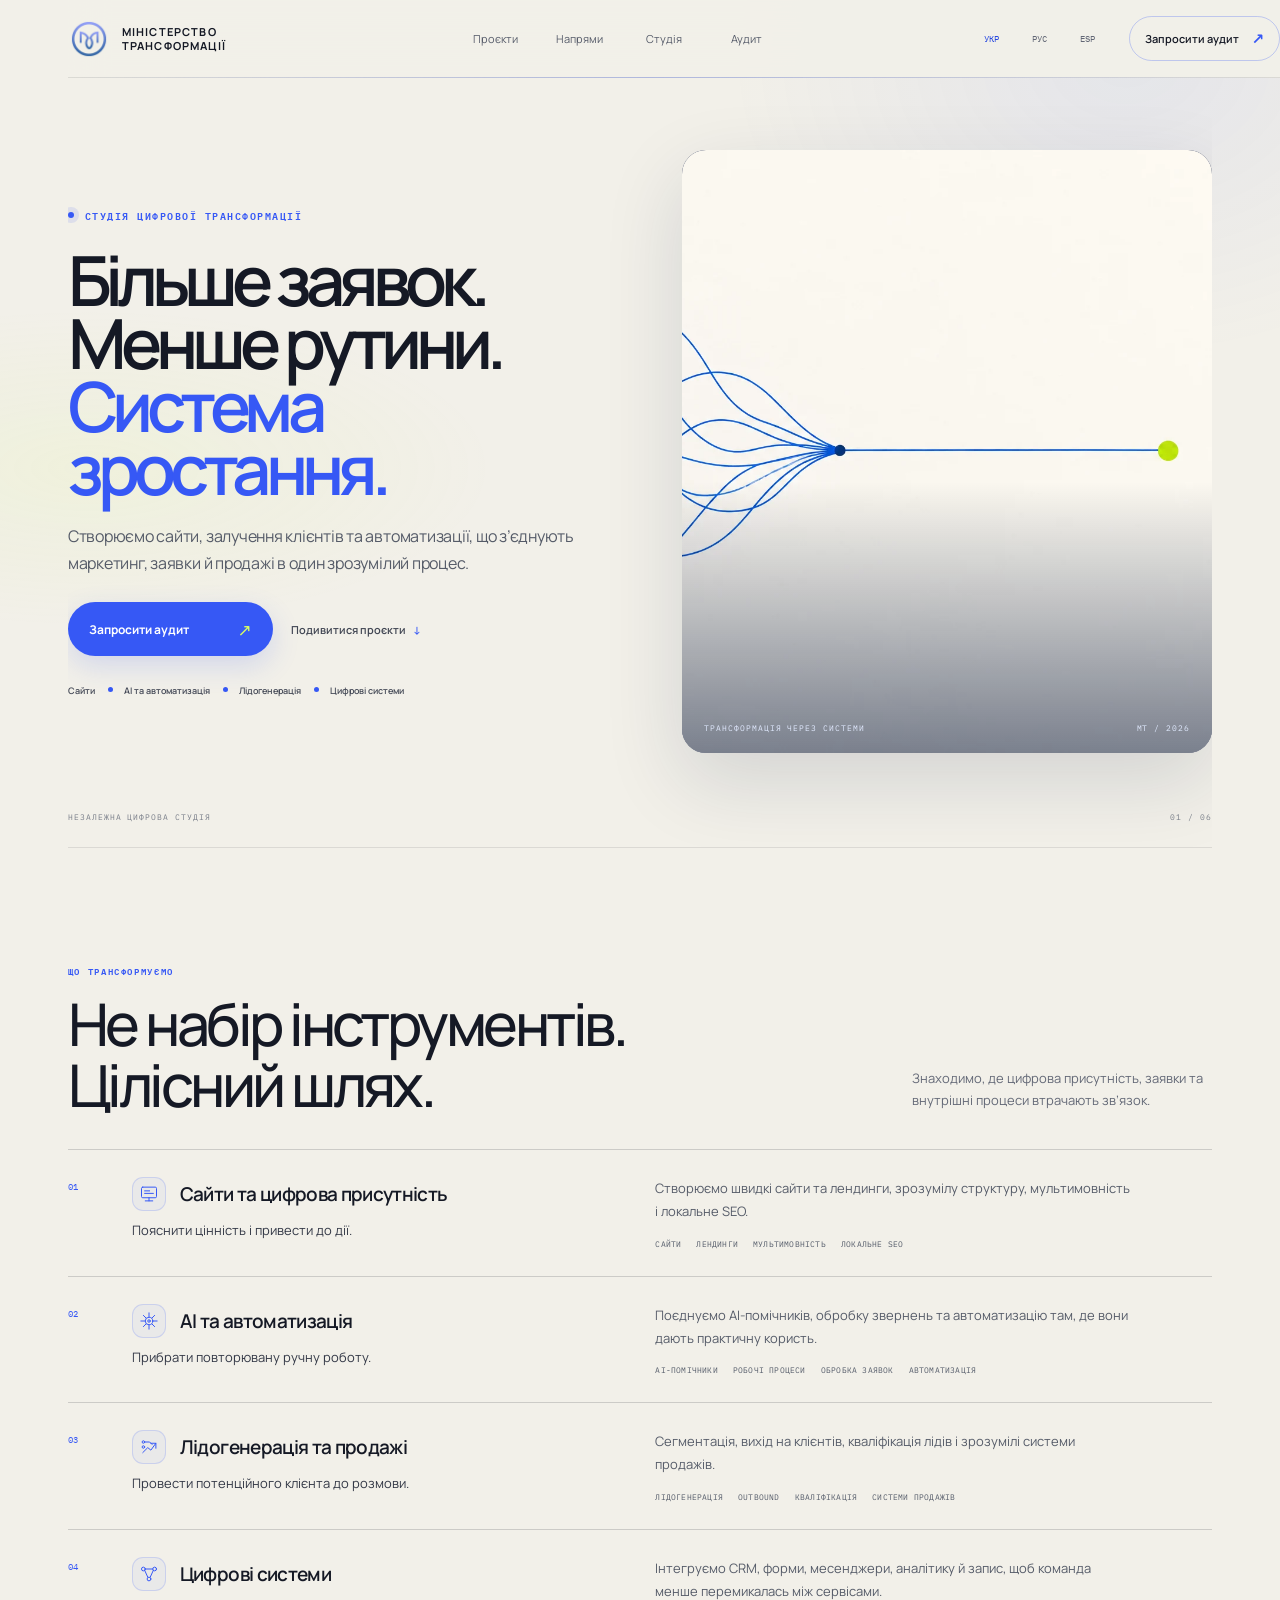
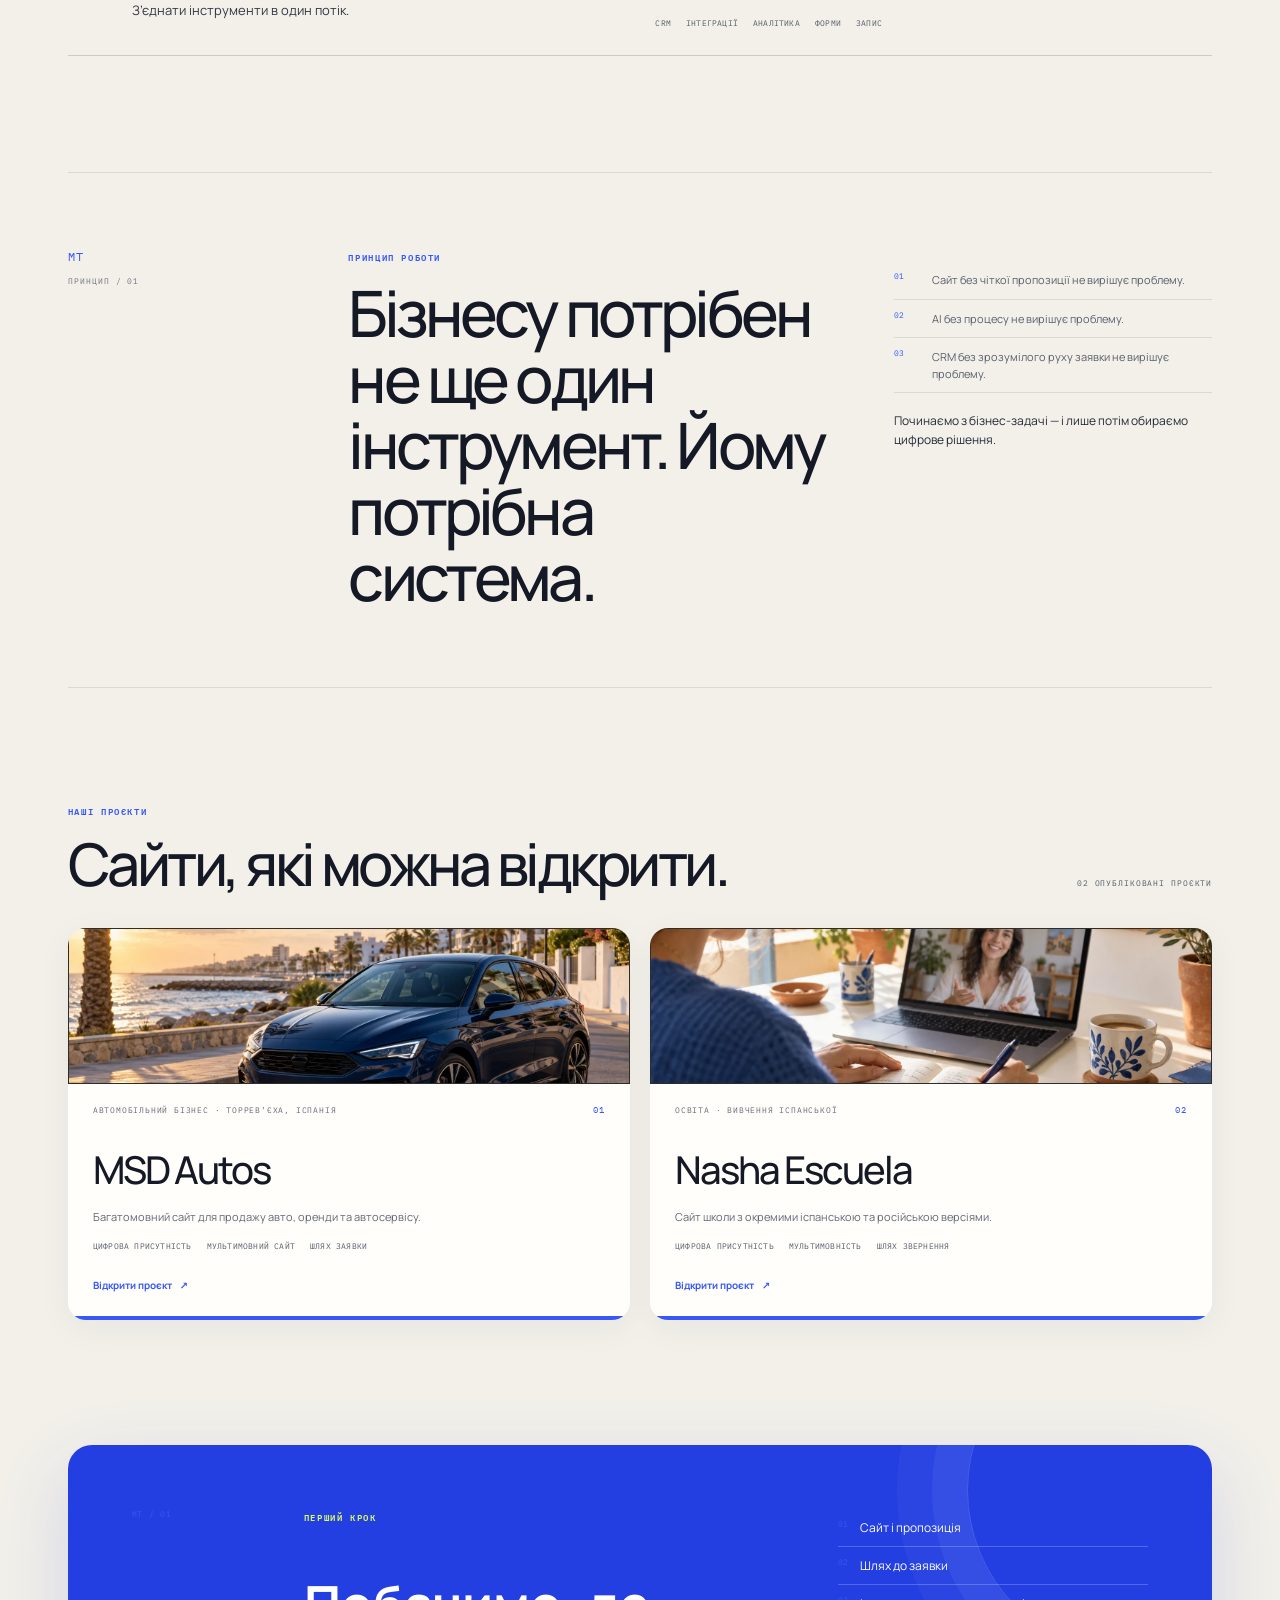
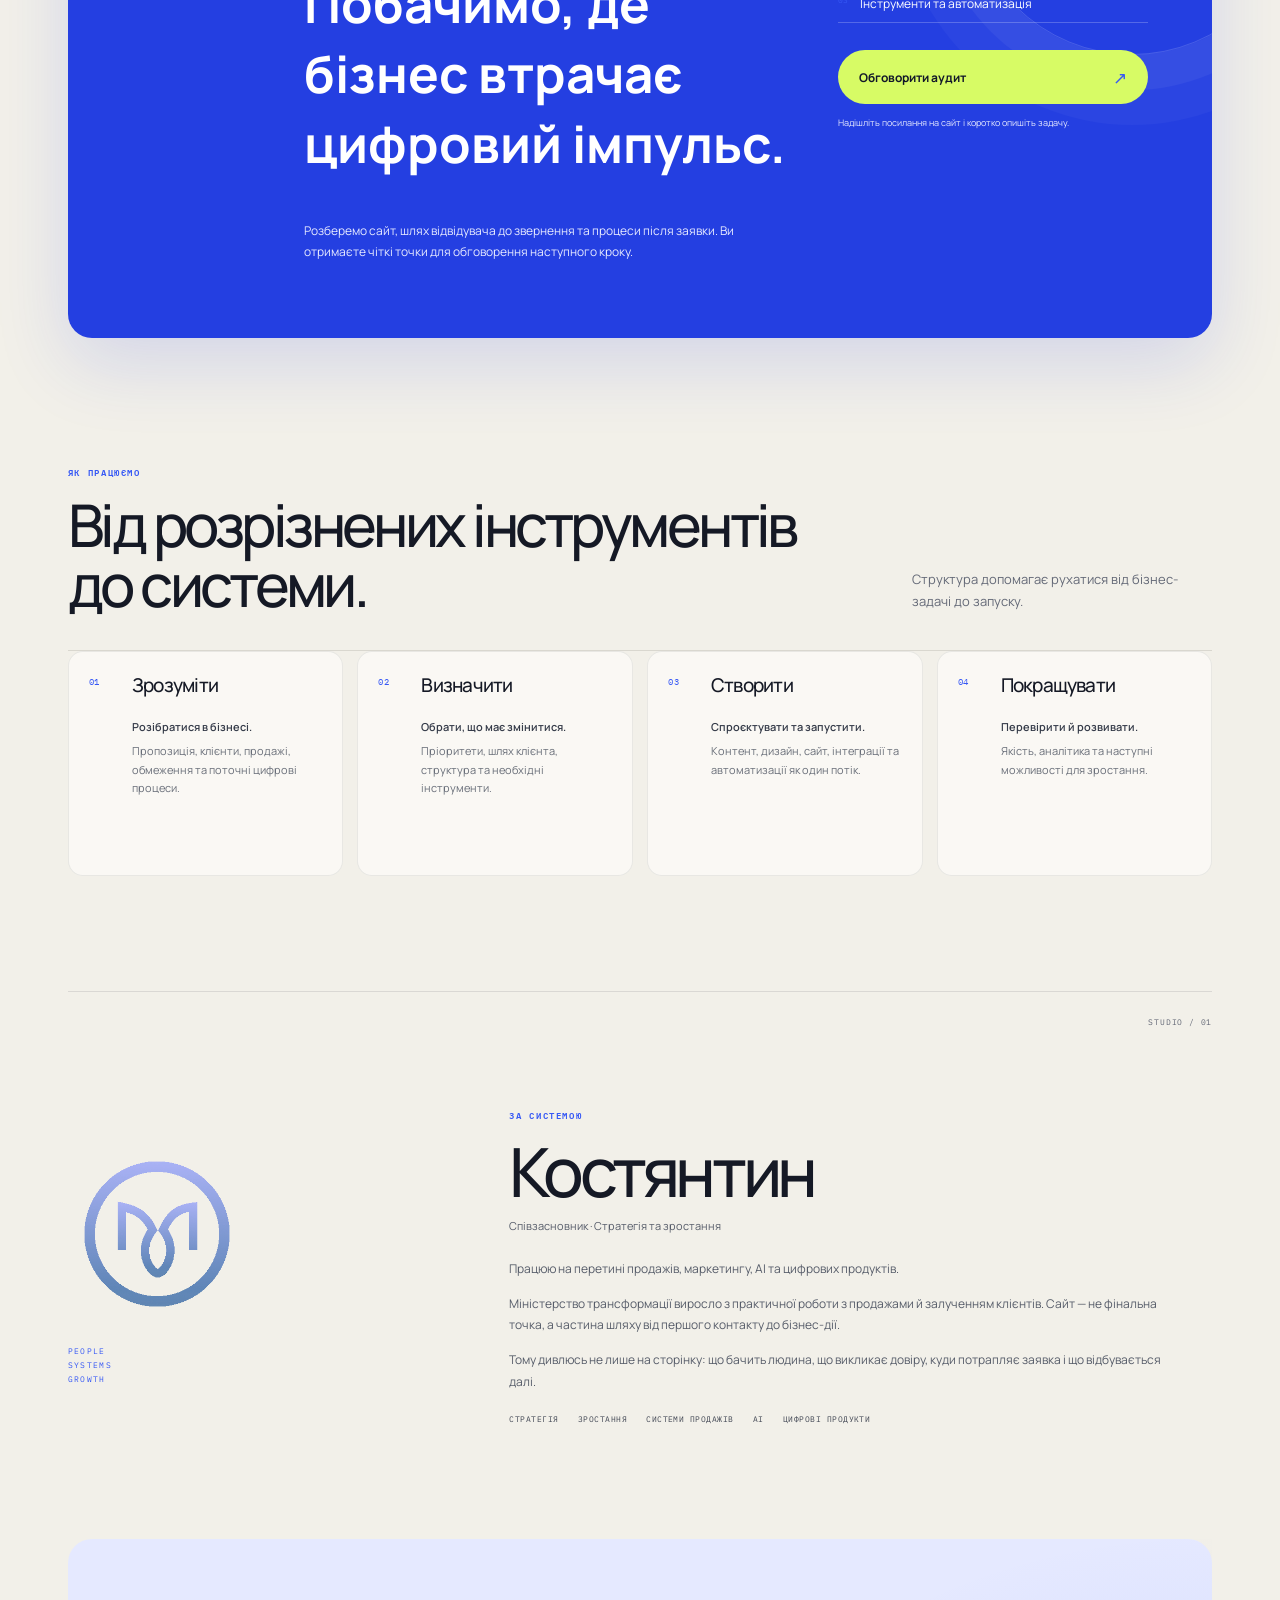
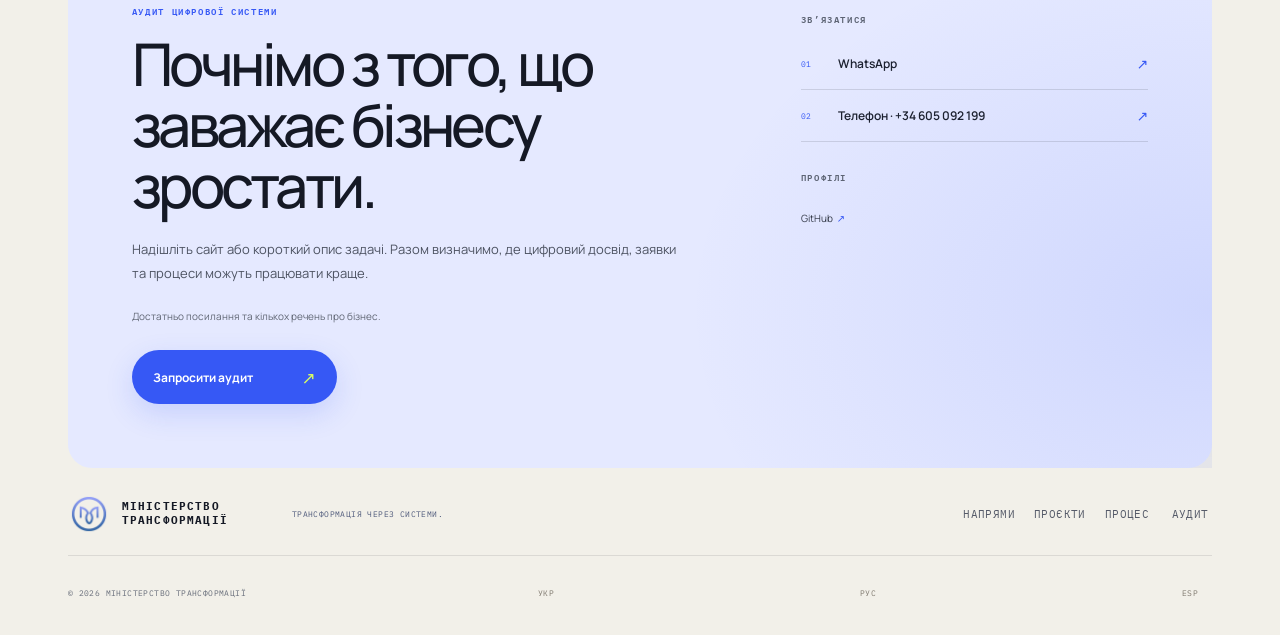
<file: index.html>
<!DOCTYPE html><html lang="uk" data-astro-cid-6ioknxwj><head><meta charset="UTF-8"><meta name="viewport" content="width=device-width, initial-scale=1"><meta name="theme-color" content="#090908"><meta name="description" content="Міністерство трансформації створює сайти, AI-автоматизацію, системи залучення клієнтів та інтеграції для бізнесу."><meta name="robots" content="index,follow"><title>Міністерство трансформації — студія цифрової трансформації</title><link rel="canonical" href="https://ministry-transformation.github.io/"><link rel="alternate" hreflang="uk" href="https://ministry-transformation.github.io/"><link rel="alternate" hreflang="ru" href="https://ministry-transformation.github.io/ru/"><link rel="alternate" hreflang="es" href="https://ministry-transformation.github.io/es/"><link rel="alternate" hreflang="x-default" href="https://ministry-transformation.github.io/"><link rel="icon" type="image/png" sizes="32x32" href="/mt-favicon-32.png"><meta property="og:type" content="website"><meta property="og:site_name" content="Міністерство трансформації"><meta property="og:title" content="Міністерство трансформації — СТУДІЯ ЦИФРОВОЇ ТРАНСФОРМАЦІЇ"><meta property="og:description" content="Міністерство трансформації створює сайти, AI-автоматизацію, системи залучення клієнтів та інтеграції для бізнесу."><meta property="og:url" content="https://ministry-transformation.github.io/"><meta property="og:image" content="https://ministry-transformation.github.io/mt-og-card.png"><meta name="twitter:card" content="summary_large_image"><meta name="twitter:image" content="https://ministry-transformation.github.io/mt-og-card.png"><link rel="preconnect" href="https://fonts.googleapis.com"><link rel="preconnect" href="https://fonts.gstatic.com" crossorigin="anonymous"><link href="https://fonts.googleapis.com/css2?family=IBM+Plex+Mono:wght@400;500&family=Manrope:wght@400;500;600;700&display=swap" rel="stylesheet"><script type="application/ld+json">{"@context":"https://schema.org","@type":"Organization","name":"Міністерство трансформації","description":"Міністерство трансформації створює сайти, AI-автоматизацію, системи залучення клієнтів та інтеграції для бізнесу.","url":"https://ministry-transformation.github.io/","logo":"https://ministry-transformation.github.io/mt-symbol.png"}</script><link rel="stylesheet" href="/ministry-landing.css?v=header-edge-20261005"></head><body data-astro-cid-6ioknxwj><a class="skip-link" href="#main">Перейти до основного вмісту</a><div class="site-shell" data-astro-cid-6ioknxwj><header class="site-header" data-astro-cid-6ioknxwj><a class="brand" href="/" aria-label="Міністерство трансформації — головна" data-astro-cid-uivuhh7y><img src="/mt-symbol.png" alt="" width="48" height="48" fetchpriority="high" data-astro-cid-uivuhh7y><span class="brand-name" data-astro-cid-uivuhh7y>Міністерство трансформації</span></a><nav class="primary-nav" aria-label="Основна навігація" data-astro-cid-6ioknxwj><a href="#work" data-astro-cid-6ioknxwj>Проєкти</a><a href="#services" data-astro-cid-6ioknxwj>Напрями</a><a href="#studio" data-astro-cid-6ioknxwj>Студія</a><a href="#contact" data-astro-cid-6ioknxwj>Аудит</a></nav><div class="header-tools" aria-label="Мова" data-astro-cid-6ioknxwj><nav class="language-switch" aria-label="Мова" data-astro-cid-6ioknxwj><a href="/" lang="uk" aria-current="page" data-astro-cid-6ioknxwj>УКР</a><a href="/ru/" lang="ru" data-astro-cid-6ioknxwj>РУС</a><a href="/es/" lang="es" data-astro-cid-6ioknxwj>ESP</a></nav><a class="header-cta" href="#contact" data-astro-cid-6ioknxwj>Запросити аудит <span aria-hidden="true" data-astro-cid-6ioknxwj>↗</span></a></div></header><main id="main" data-astro-cid-6ioknxwj><section class="hero" aria-labelledby="hero-title" data-astro-cid-6ioknxwj><div class="hero-copy" data-astro-cid-6ioknxwj><p class="eyebrow" data-astro-cid-6ioknxwj><span class="eyebrow-dot" aria-hidden="true" data-astro-cid-6ioknxwj></span>СТУДІЯ ЦИФРОВОЇ ТРАНСФОРМАЦІЇ</p><h1 id="hero-title" data-astro-cid-6ioknxwj><span data-astro-cid-6ioknxwj>Більше заявок.</span><span data-astro-cid-6ioknxwj>Менше рутини.</span><span data-astro-cid-6ioknxwj>Система зростання.</span></h1><p class="hero-description" data-astro-cid-6ioknxwj>Створюємо сайти, залучення клієнтів та автоматизації, що з’єднують маркетинг, заявки й продажі в один зрозумілий процес.</p><div class="hero-actions" data-astro-cid-6ioknxwj><a class="button button-primary" href="#contact" data-astro-cid-6ioknxwj><span data-astro-cid-6ioknxwj>Запросити аудит</span><span class="button-arrow" aria-hidden="true" data-astro-cid-6ioknxwj>↗</span></a><a class="text-link" href="#work" data-astro-cid-6ioknxwj>Подивитися проєкти <span aria-hidden="true" data-astro-cid-6ioknxwj>↓</span></a></div><ul class="capability-line" aria-label="Ключові напрями" data-astro-cid-6ioknxwj><li data-astro-cid-6ioknxwj>Сайти</li><li data-astro-cid-6ioknxwj>AI та автоматизація</li><li data-astro-cid-6ioknxwj>Лідогенерація</li><li data-astro-cid-6ioknxwj>Цифрові системи</li></ul></div><div class="hero-signature" aria-label="Трансформація через системи" data-astro-cid-6ioknxwj><img class="hero-artwork" src="/mt-hero-option-flow-v2.webp" alt="" fetchpriority="high" data-astro-cid-6ioknxwj><div class="signature-caption" data-astro-cid-6ioknxwj><span data-astro-cid-6ioknxwj>Трансформація через системи</span><span data-astro-cid-6ioknxwj>MT / 2026</span></div></div><div class="hero-index" aria-hidden="true" data-astro-cid-6ioknxwj><span data-astro-cid-6ioknxwj>Незалежна цифрова студія</span><span data-astro-cid-6ioknxwj>01 / 06</span></div></section><section class="section services-section" id="services" aria-labelledby="services-title" data-astro-cid-6ioknxwj><div class="section-heading" data-astro-cid-6ioknxwj><div data-astro-cid-6ioknxwj><p class="section-label" data-astro-cid-6ioknxwj>Що трансформуємо</p><h2 id="services-title" data-astro-cid-6ioknxwj>Не набір інструментів. Цілісний шлях.</h2></div><p class="section-intro" data-astro-cid-6ioknxwj>Знаходимо, де цифрова присутність, заявки та внутрішні процеси втрачають зв’язок.</p></div><div class="service-list" data-astro-cid-6ioknxwj><article class="service-row" data-reveal style="--reveal-delay:0ms" data-astro-cid-6ioknxwj><span class="row-number" data-astro-cid-6ioknxwj>01</span><div class="service-main" data-astro-cid-6ioknxwj><div class="service-titleline" data-astro-cid-6ioknxwj><span class="service-icon" aria-hidden="true" data-astro-cid-6ioknxwj><svg viewBox="0 0 32 32" fill="none" data-astro-cid-6ioknxwj><rect x="4" y="5" width="24" height="17" rx="2" data-astro-cid-6ioknxwj></rect><path d="M10 27h12M16 22v5M9 11h8M9 15h14" data-astro-cid-6ioknxwj></path></svg></span><h3 data-astro-cid-6ioknxwj>Сайти та цифрова присутність</h3></div><p class="service-statement" data-astro-cid-6ioknxwj>Пояснити цінність і привести до дії.</p></div><div class="service-detail" data-astro-cid-6ioknxwj><p data-astro-cid-6ioknxwj>Створюємо швидкі сайти та лендинги, зрозумілу структуру, мультимовність і локальне SEO.</p><ul class="tag-list" aria-label="Сайти та цифрова присутність — Ключові напрями" data-astro-cid-6ioknxwj><li data-astro-cid-6ioknxwj>Сайти</li><li data-astro-cid-6ioknxwj>Лендинги</li><li data-astro-cid-6ioknxwj>Мультимовність</li><li data-astro-cid-6ioknxwj>Локальне SEO</li></ul></div></article><article class="service-row" data-reveal style="--reveal-delay:80ms" data-astro-cid-6ioknxwj><span class="row-number" data-astro-cid-6ioknxwj>02</span><div class="service-main" data-astro-cid-6ioknxwj><div class="service-titleline" data-astro-cid-6ioknxwj><span class="service-icon" aria-hidden="true" data-astro-cid-6ioknxwj><svg viewBox="0 0 32 32" fill="none" data-astro-cid-6ioknxwj><path d="M16 3v6m0 14v6M3 16h6m14 0h6M7 7l4 4m10 10 4 4m0-18-4 4m-10 10-4 4" data-astro-cid-6ioknxwj></path><circle cx="16" cy="16" r="6" data-astro-cid-6ioknxwj></circle><circle cx="16" cy="16" r="2" data-astro-cid-6ioknxwj></circle></svg></span><h3 data-astro-cid-6ioknxwj>AI та автоматизація</h3></div><p class="service-statement" data-astro-cid-6ioknxwj>Прибрати повторювану ручну роботу.</p></div><div class="service-detail" data-astro-cid-6ioknxwj><p data-astro-cid-6ioknxwj>Поєднуємо AI-помічників, обробку звернень та автоматизацію там, де вони дають практичну користь.</p><ul class="tag-list" aria-label="AI та автоматизація — Ключові напрями" data-astro-cid-6ioknxwj><li data-astro-cid-6ioknxwj>AI-помічники</li><li data-astro-cid-6ioknxwj>Робочі процеси</li><li data-astro-cid-6ioknxwj>Обробка заявок</li><li data-astro-cid-6ioknxwj>Автоматизація</li></ul></div></article><article class="service-row" data-reveal style="--reveal-delay:160ms" data-astro-cid-6ioknxwj><span class="row-number" data-astro-cid-6ioknxwj>03</span><div class="service-main" data-astro-cid-6ioknxwj><div class="service-titleline" data-astro-cid-6ioknxwj><span class="service-icon" aria-hidden="true" data-astro-cid-6ioknxwj><svg viewBox="0 0 32 32" fill="none" data-astro-cid-6ioknxwj><path d="M6 25 14 17l5 4 8-11M19 10h8v8" data-astro-cid-6ioknxwj></path><circle cx="7" cy="8" r="2" data-astro-cid-6ioknxwj></circle><circle cx="7" cy="16" r="2" data-astro-cid-6ioknxwj></circle><path d="M9 8h8l4 4" data-astro-cid-6ioknxwj></path></svg></span><h3 data-astro-cid-6ioknxwj>Лідогенерація та продажі</h3></div><p class="service-statement" data-astro-cid-6ioknxwj>Провести потенційного клієнта до розмови.</p></div><div class="service-detail" data-astro-cid-6ioknxwj><p data-astro-cid-6ioknxwj>Сегментація, вихід на клієнтів, кваліфікація лідів і зрозумілі системи продажів.</p><ul class="tag-list" aria-label="Лідогенерація та продажі — Ключові напрями" data-astro-cid-6ioknxwj><li data-astro-cid-6ioknxwj>Лідогенерація</li><li data-astro-cid-6ioknxwj>Outbound</li><li data-astro-cid-6ioknxwj>Кваліфікація</li><li data-astro-cid-6ioknxwj>Системи продажів</li></ul></div></article><article class="service-row" data-reveal style="--reveal-delay:240ms" data-astro-cid-6ioknxwj><span class="row-number" data-astro-cid-6ioknxwj>04</span><div class="service-main" data-astro-cid-6ioknxwj><div class="service-titleline" data-astro-cid-6ioknxwj><span class="service-icon" aria-hidden="true" data-astro-cid-6ioknxwj><svg viewBox="0 0 32 32" fill="none" data-astro-cid-6ioknxwj><circle cx="7" cy="8" r="3" data-astro-cid-6ioknxwj></circle><circle cx="25" cy="8" r="3" data-astro-cid-6ioknxwj></circle><circle cx="16" cy="24" r="3" data-astro-cid-6ioknxwj></circle><path d="M10 8h12M9 10l5 11m9-11-5 11" data-astro-cid-6ioknxwj></path></svg></span><h3 data-astro-cid-6ioknxwj>Цифрові системи</h3></div><p class="service-statement" data-astro-cid-6ioknxwj>З’єднати інструменти в один потік.</p></div><div class="service-detail" data-astro-cid-6ioknxwj><p data-astro-cid-6ioknxwj>Інтегруємо CRM, форми, месенджери, аналітику й запис, щоб команда менше перемикалась між сервісами.</p><ul class="tag-list" aria-label="Цифрові системи — Ключові напрями" data-astro-cid-6ioknxwj><li data-astro-cid-6ioknxwj>CRM</li><li data-astro-cid-6ioknxwj>Інтеграції</li><li data-astro-cid-6ioknxwj>Аналітика</li><li data-astro-cid-6ioknxwj>Форми</li><li data-astro-cid-6ioknxwj>Запис</li></ul></div></article></div></section><section class="statement-section" aria-labelledby="statement-title" data-astro-cid-6ioknxwj><div class="statement-marker" data-astro-cid-6ioknxwj><span data-astro-cid-6ioknxwj>MT</span><span data-astro-cid-6ioknxwj>Принцип / 01</span></div><div class="statement-copy" data-astro-cid-6ioknxwj><p class="section-label" data-astro-cid-6ioknxwj>Принцип роботи</p><h2 id="statement-title" data-astro-cid-6ioknxwj>Бізнесу потрібен не ще один інструмент. Йому потрібна система.</h2></div><div class="statement-detail" data-astro-cid-6ioknxwj><ul data-astro-cid-6ioknxwj><li data-astro-cid-6ioknxwj><span data-astro-cid-6ioknxwj>01</span>Сайт без чіткої пропозиції не вирішує проблему.</li><li data-astro-cid-6ioknxwj><span data-astro-cid-6ioknxwj>02</span>AI без процесу не вирішує проблему.</li><li data-astro-cid-6ioknxwj><span data-astro-cid-6ioknxwj>03</span>CRM без зрозумілого руху заявки не вирішує проблему.</li></ul><p data-astro-cid-6ioknxwj>Починаємо з бізнес-задачі — і лише потім обираємо цифрове рішення.</p></div></section><section class="section work-section" id="work" aria-labelledby="work-title" data-astro-cid-6ioknxwj><div class="section-heading" data-astro-cid-6ioknxwj><div data-astro-cid-6ioknxwj><p class="section-label" data-astro-cid-6ioknxwj>Наші проєкти</p><h2 id="work-title" data-astro-cid-6ioknxwj>Сайти, які можна відкрити.</h2></div><span class="work-count" data-astro-cid-6ioknxwj>02 опубліковані проєкти</span></div><div class="project-grid" data-astro-cid-6ioknxwj><article class="project-card" data-reveal style="--reveal-delay:0ms" data-astro-cid-6ioknxwj><div class="project-image" aria-hidden="true" data-astro-cid-6ioknxwj><img src="/mt-project-msd-autos.webp" alt="" loading="lazy" decoding="async" data-astro-cid-6ioknxwj></div><div class="project-overline" data-astro-cid-6ioknxwj><p class="project-category" data-astro-cid-6ioknxwj>Автомобільний бізнес · Торрев’єха, Іспанія</p><span class="project-index" data-astro-cid-6ioknxwj>01</span></div><h3 data-astro-cid-6ioknxwj>MSD Autos</h3><p data-astro-cid-6ioknxwj>Багатомовний сайт для продажу авто, оренди та автосервісу.</p><ul class="tag-list" aria-label="MSD Autos — Напрями роботи" data-astro-cid-6ioknxwj><li data-astro-cid-6ioknxwj>Цифрова присутність</li><li data-astro-cid-6ioknxwj>Мультимовний сайт</li><li data-astro-cid-6ioknxwj>Шлях заявки</li></ul><a href="https://ministry-transformation.github.io/msd-autos/" target="_blank" rel="noreferrer" data-astro-cid-6ioknxwj>Відкрити проєкт <span aria-hidden="true" data-astro-cid-6ioknxwj>↗</span></a></article><article class="project-card" data-reveal style="--reveal-delay:100ms" data-astro-cid-6ioknxwj><div class="project-image" aria-hidden="true" data-astro-cid-6ioknxwj><img src="/mt-project-nasha-escuela.webp" alt="" loading="lazy" decoding="async" data-astro-cid-6ioknxwj></div><div class="project-overline" data-astro-cid-6ioknxwj><p class="project-category" data-astro-cid-6ioknxwj>Освіта · Вивчення іспанської</p><span class="project-index" data-astro-cid-6ioknxwj>02</span></div><h3 data-astro-cid-6ioknxwj>Nasha Escuela</h3><p data-astro-cid-6ioknxwj>Сайт школи з окремими іспанською та російською версіями.</p><ul class="tag-list" aria-label="Nasha Escuela — Напрями роботи" data-astro-cid-6ioknxwj><li data-astro-cid-6ioknxwj>Цифрова присутність</li><li data-astro-cid-6ioknxwj>Мультимовність</li><li data-astro-cid-6ioknxwj>Шлях звернення</li></ul><a href="https://ministry-transformation.github.io/nashaescuela/es/" target="_blank" rel="noreferrer" data-astro-cid-6ioknxwj>Відкрити проєкт <span aria-hidden="true" data-astro-cid-6ioknxwj>↗</span></a></article></div></section><section class="audit-band" data-reveal aria-labelledby="audit-title" data-astro-cid-6ioknxwj><div class="audit-index" data-astro-cid-6ioknxwj><span data-astro-cid-6ioknxwj>MT / 01</span></div><div class="audit-main" data-astro-cid-6ioknxwj><p class="section-label" data-astro-cid-6ioknxwj>Перший крок</p><h2 id="audit-title" data-astro-cid-6ioknxwj>Побачимо, де бізнес втрачає цифровий імпульс.</h2><p data-astro-cid-6ioknxwj>Розберемо сайт, шлях відвідувача до звернення та процеси після заявки. Ви отримаєте чіткі точки для обговорення наступного кроку.</p></div><div class="audit-action" data-astro-cid-6ioknxwj><ul data-astro-cid-6ioknxwj><li data-astro-cid-6ioknxwj><span data-astro-cid-6ioknxwj>01</span>Сайт і пропозиція</li><li data-astro-cid-6ioknxwj><span data-astro-cid-6ioknxwj>02</span>Шлях до заявки</li><li data-astro-cid-6ioknxwj><span data-astro-cid-6ioknxwj>03</span>Інструменти та автоматизація</li></ul><a class="button button-primary" href="#contact" data-astro-cid-6ioknxwj><span data-astro-cid-6ioknxwj>Обговорити аудит</span><span class="button-arrow" aria-hidden="true" data-astro-cid-6ioknxwj>↗</span></a><small data-astro-cid-6ioknxwj>Надішліть посилання на сайт і коротко опишіть задачу.</small></div></section><section class="section process-section" id="process" aria-labelledby="process-title" data-astro-cid-6ioknxwj><div class="section-heading" data-astro-cid-6ioknxwj><div data-astro-cid-6ioknxwj><p class="section-label" data-astro-cid-6ioknxwj>Як працюємо</p><h2 id="process-title" data-astro-cid-6ioknxwj>Від розрізнених інструментів до системи.</h2></div><p class="section-intro" data-astro-cid-6ioknxwj>Структура допомагає рухатися від бізнес-задачі до запуску.</p></div><ol class="process-list" data-astro-cid-6ioknxwj><li data-reveal style="--reveal-delay:0ms" data-astro-cid-6ioknxwj><span class="step-number" data-astro-cid-6ioknxwj>01</span><div data-astro-cid-6ioknxwj><h3 data-astro-cid-6ioknxwj>Зрозуміти</h3><strong data-astro-cid-6ioknxwj>Розібратися в бізнесі.</strong><p data-astro-cid-6ioknxwj>Пропозиція, клієнти, продажі, обмеження та поточні цифрові процеси.</p></div></li><li data-reveal style="--reveal-delay:90ms" data-astro-cid-6ioknxwj><span class="step-number" data-astro-cid-6ioknxwj>02</span><div data-astro-cid-6ioknxwj><h3 data-astro-cid-6ioknxwj>Визначити</h3><strong data-astro-cid-6ioknxwj>Обрати, що має змінитися.</strong><p data-astro-cid-6ioknxwj>Пріоритети, шлях клієнта, структура та необхідні інструменти.</p></div></li><li data-reveal style="--reveal-delay:180ms" data-astro-cid-6ioknxwj><span class="step-number" data-astro-cid-6ioknxwj>03</span><div data-astro-cid-6ioknxwj><h3 data-astro-cid-6ioknxwj>Створити</h3><strong data-astro-cid-6ioknxwj>Спроєктувати та запустити.</strong><p data-astro-cid-6ioknxwj>Контент, дизайн, сайт, інтеграції та автоматизації як один потік.</p></div></li><li data-reveal style="--reveal-delay:270ms" data-astro-cid-6ioknxwj><span class="step-number" data-astro-cid-6ioknxwj>04</span><div data-astro-cid-6ioknxwj><h3 data-astro-cid-6ioknxwj>Покращувати</h3><strong data-astro-cid-6ioknxwj>Перевірити й розвивати.</strong><p data-astro-cid-6ioknxwj>Якість, аналітика та наступні можливості для зростання.</p></div></li></ol></section><section class="section studio-section" id="studio" aria-labelledby="studio-title" data-reveal data-astro-cid-6ioknxwj><div class="studio-mark" data-astro-cid-6ioknxwj><img src="/mt-symbol.png" alt="" width="180" height="180" loading="lazy" data-astro-cid-6ioknxwj><span data-astro-cid-6ioknxwj>People<br data-astro-cid-6ioknxwj>Systems<br data-astro-cid-6ioknxwj>Growth</span></div><div class="studio-copy" data-astro-cid-6ioknxwj><p class="section-label" data-astro-cid-6ioknxwj>За системою</p><h2 id="studio-title" data-astro-cid-6ioknxwj>Костянтин</h2><p class="founder-role" data-astro-cid-6ioknxwj>Співзасновник · Стратегія та зростання</p><p class="founder-paragraph" data-astro-cid-6ioknxwj>Працюю на перетині продажів, маркетингу, AI та цифрових продуктів.</p><p class="founder-paragraph" data-astro-cid-6ioknxwj>Міністерство трансформації виросло з практичної роботи з продажами й залученням клієнтів. Сайт — не фінальна точка, а частина шляху від першого контакту до бізнес-дії.</p><p class="founder-paragraph" data-astro-cid-6ioknxwj>Тому дивлюсь не лише на сторінку: що бачить людина, що викликає довіру, куди потрапляє заявка і що відбувається далі.</p><ul class="focus-list" aria-label="Сфери експертизи" data-astro-cid-6ioknxwj><li data-astro-cid-6ioknxwj>Стратегія</li><li data-astro-cid-6ioknxwj>Зростання</li><li data-astro-cid-6ioknxwj>Системи продажів</li><li data-astro-cid-6ioknxwj>AI</li><li data-astro-cid-6ioknxwj>Цифрові продукти</li></ul></div><span class="studio-index" aria-hidden="true" data-astro-cid-6ioknxwj>STUDIO / 01</span></section><section class="contact-section" id="contact" aria-labelledby="contact-title" data-reveal data-astro-cid-6ioknxwj><div class="contact-copy" data-astro-cid-6ioknxwj><p class="section-label" data-astro-cid-6ioknxwj>Аудит цифрової системи</p><h2 id="contact-title" data-astro-cid-6ioknxwj>Почнімо з того, що заважає бізнесу зростати.</h2><p data-astro-cid-6ioknxwj>Надішліть сайт або короткий опис задачі. Разом визначимо, де цифровий досвід, заявки та процеси можуть працювати краще.</p><p class="contact-microcopy" data-astro-cid-6ioknxwj>Достатньо посилання та кількох речень про бізнес.</p><a class="button button-primary" href="https://wa.me/380991899991" data-astro-cid-6ioknxwj><span data-astro-cid-6ioknxwj>Запросити аудит</span><span class="button-arrow" aria-hidden="true" data-astro-cid-6ioknxwj>↗</span></a></div><div class="contact-details" data-astro-cid-6ioknxwj><div class="contact-group" data-astro-cid-6ioknxwj><p class="section-label" data-astro-cid-6ioknxwj>Зв’язатися</p><ul class="contact-list" data-astro-cid-6ioknxwj><li data-astro-cid-6ioknxwj><span data-astro-cid-6ioknxwj>01</span><a href="https://wa.me/380991899991" target="_blank" rel="noreferrer" aria-label="WhatsApp" data-astro-cid-6ioknxwj><span data-astro-cid-6ioknxwj>WhatsApp</span><b aria-hidden="true" data-astro-cid-6ioknxwj>↗</b></a></li><li data-astro-cid-6ioknxwj><span data-astro-cid-6ioknxwj>02</span><a href="tel:+34605092199" aria-label="Телефон: +34 605 092 199" data-astro-cid-6ioknxwj><span data-astro-cid-6ioknxwj>Телефон<span class="contact-value" data-astro-cid-6ioknxwj> · +34 605 092 199</span></span><b aria-hidden="true" data-astro-cid-6ioknxwj>↗</b></a></li></ul></div><div class="social-group" data-astro-cid-6ioknxwj><p class="section-label" data-astro-cid-6ioknxwj>Профілі</p><nav class="social-links" aria-label="Соціальні профілі" data-astro-cid-6ioknxwj><a href="https://github.com/Ministry-transformation" target="_blank" rel="noreferrer" data-astro-cid-6ioknxwj>GitHub<span aria-hidden="true" data-astro-cid-6ioknxwj>↗</span></a></nav></div></div></section></main><footer class="site-footer" data-astro-cid-6ioknxwj><div class="footer-brand" data-astro-cid-6ioknxwj><a class="brand" href="/" aria-label="Міністерство трансформації — головна" data-astro-cid-uivuhh7y><img src="/mt-symbol.png" alt="" width="48" height="48" fetchpriority="high" data-astro-cid-uivuhh7y><span class="brand-name" data-astro-cid-uivuhh7y>Міністерство трансформації</span></a><p data-astro-cid-6ioknxwj>Трансформація через системи.</p></div><nav class="footer-links" aria-label="Основна навігація" data-astro-cid-6ioknxwj><a href="#services" data-astro-cid-6ioknxwj>Напрями</a><a href="#work" data-astro-cid-6ioknxwj>Проєкти</a><a href="#process" data-astro-cid-6ioknxwj>Процес</a><a href="#contact" data-astro-cid-6ioknxwj>Аудит</a></nav><div class="footer-meta" data-astro-cid-6ioknxwj><span data-astro-cid-6ioknxwj>© 2026 Міністерство трансформації</span><a href="/" data-astro-cid-6ioknxwj>УКР</a><a href="/ru/" data-astro-cid-6ioknxwj>РУС</a><a href="/es/" data-astro-cid-6ioknxwj>ESP</a></div></footer></div><script type="module">if(!window.matchMedia(`(prefers-reduced-motion: reduce)`).matches&&`IntersectionObserver`in window){document.documentElement.classList.add(`has-reveal`);let e=new IntersectionObserver((e,t)=>e.forEach(e=>{e.isIntersecting&&(e.target.classList.add(`is-visible`),t.unobserve(e.target))}),{threshold:.12,rootMargin:`0px 0px -32px 0px`});document.querySelectorAll(`[data-reveal]`).forEach(t=>e.observe(t))}</script></body></html>
</file>
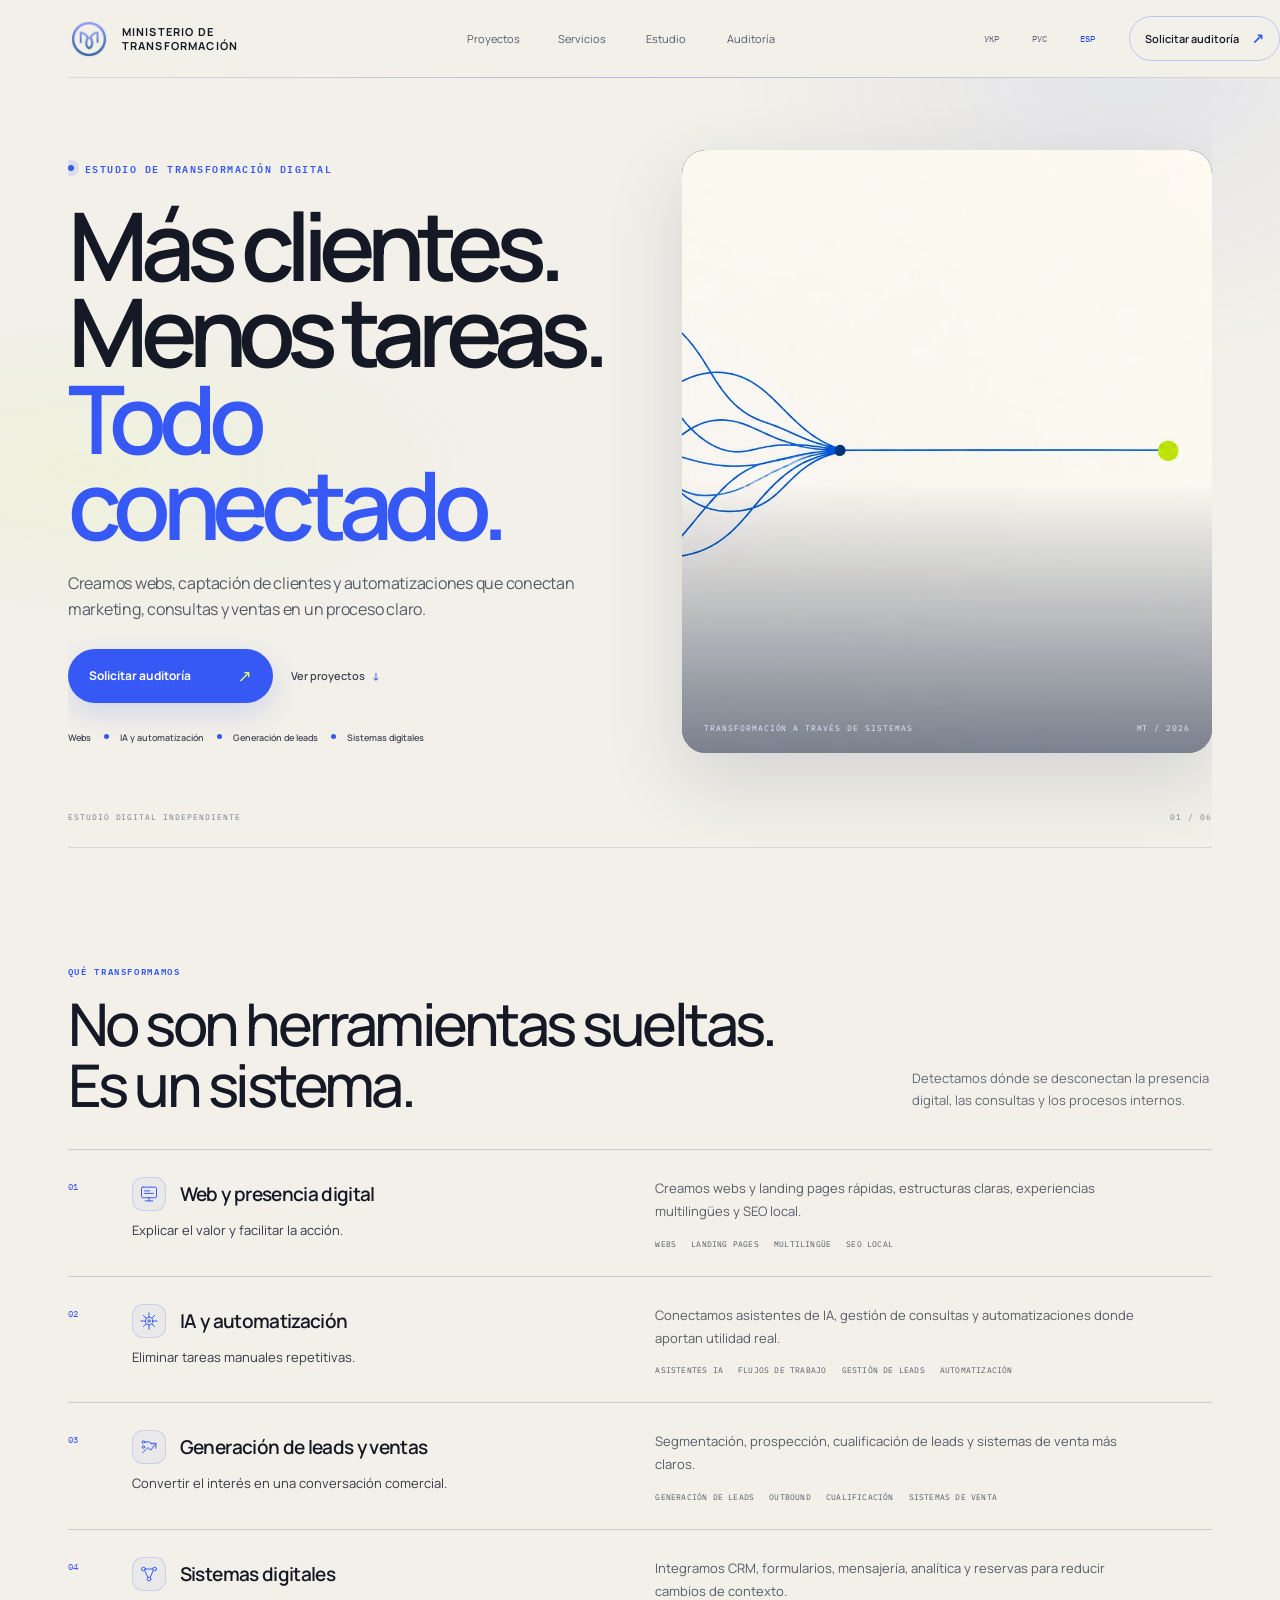
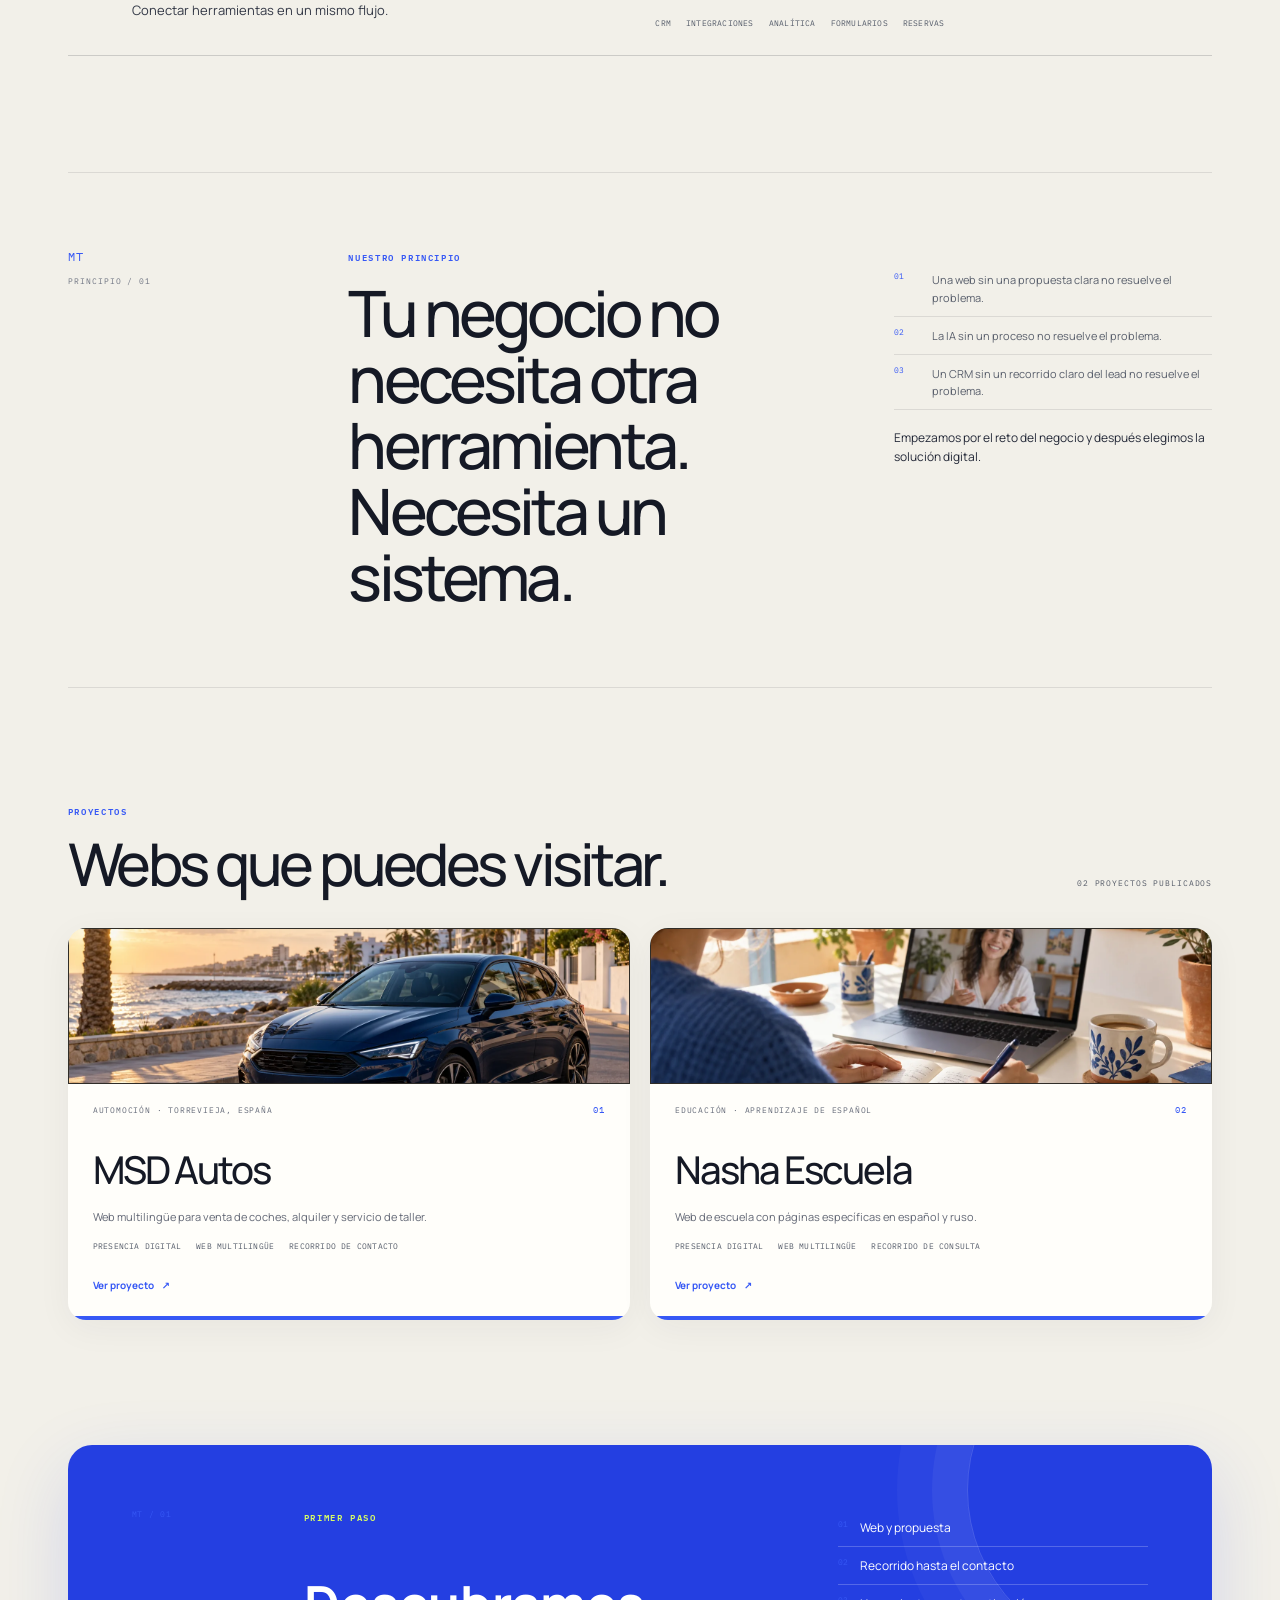
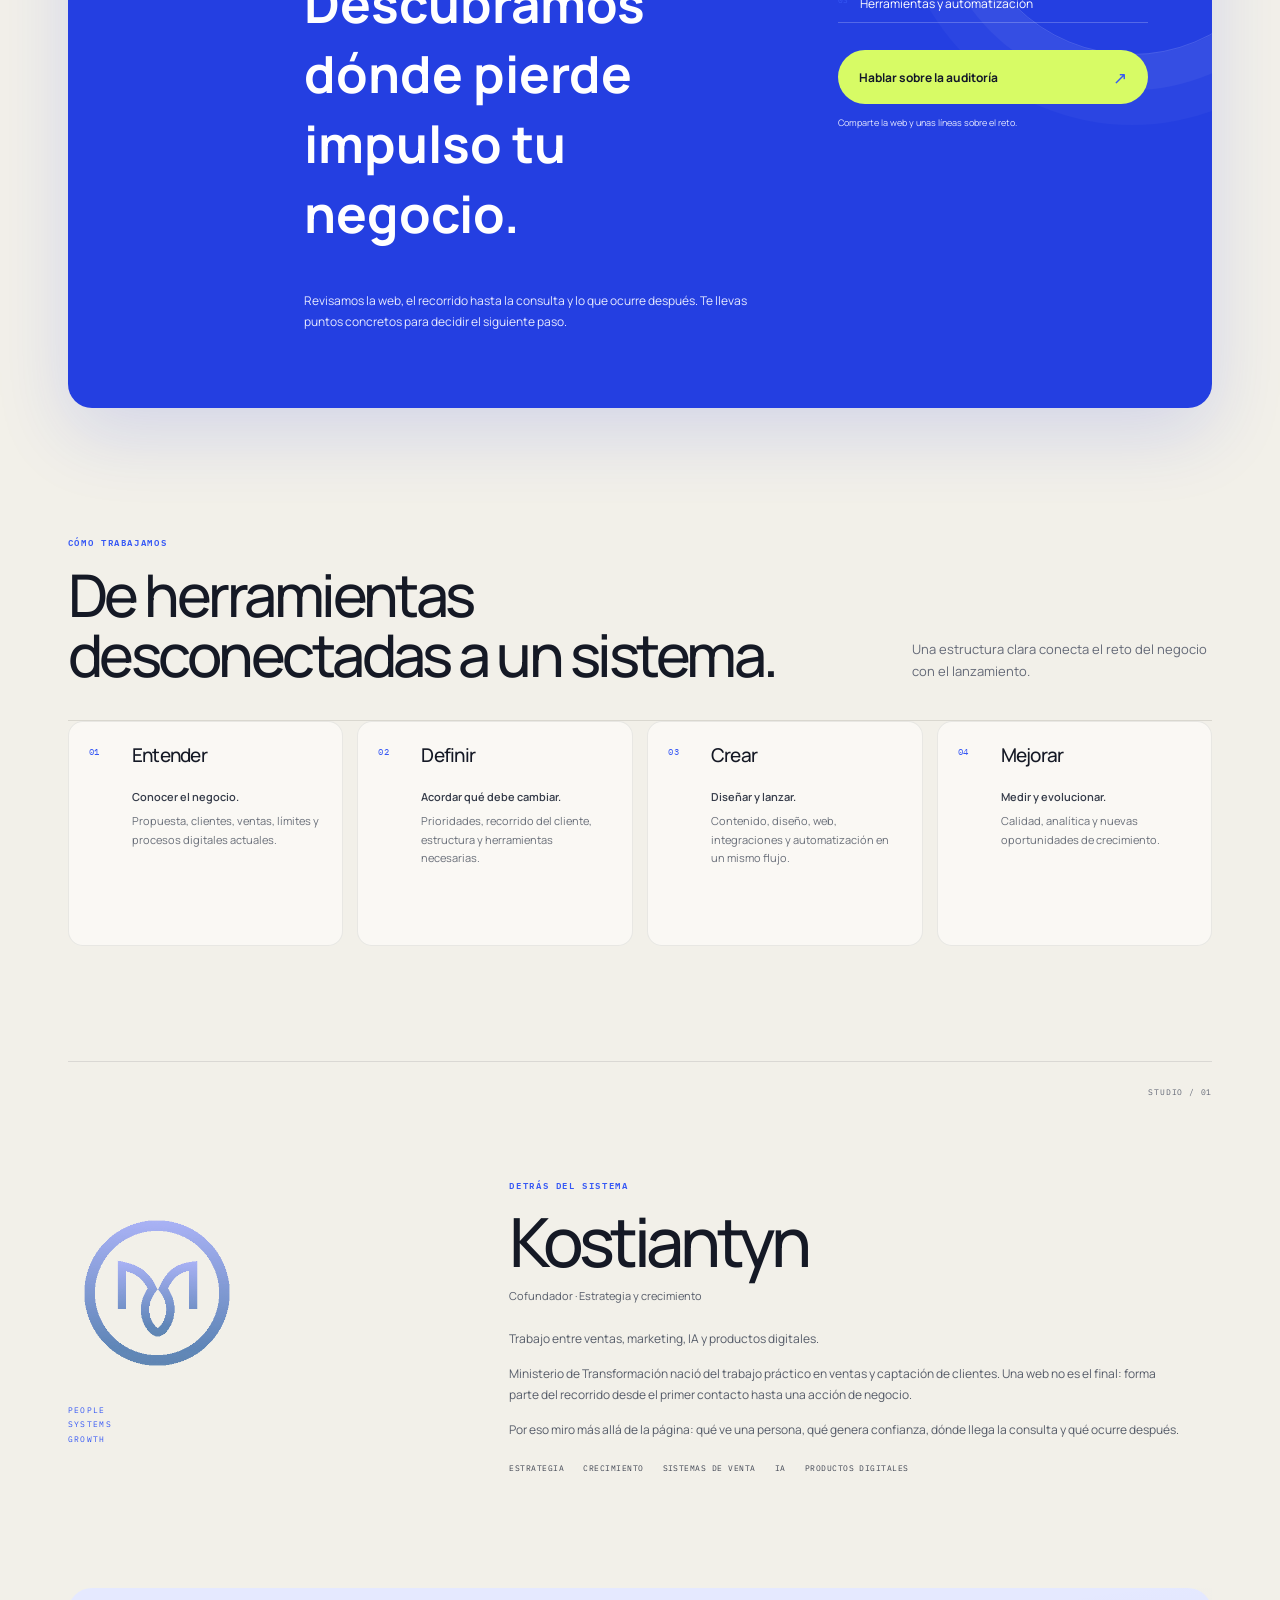
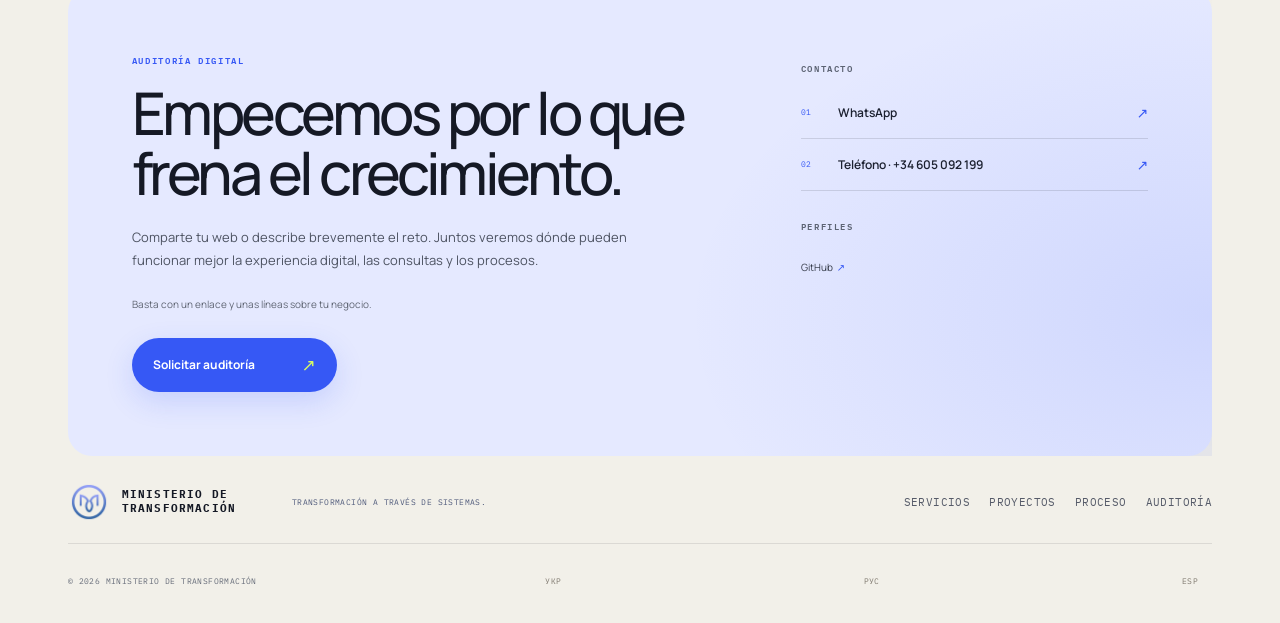
<file: es/index.html>
<!DOCTYPE html><html lang="es" data-astro-cid-6ioknxwj><head><meta charset="UTF-8"><meta name="viewport" content="width=device-width, initial-scale=1"><meta name="theme-color" content="#090908"><meta name="description" content="Ministerio de Transformación crea webs, automatización con IA, sistemas de captación de clientes e integraciones para negocios."><meta name="robots" content="index,follow"><title>Ministerio de Transformación — estudio de transformación digital</title><link rel="canonical" href="https://ministry-transformation.github.io/es/"><link rel="alternate" hreflang="uk" href="https://ministry-transformation.github.io/"><link rel="alternate" hreflang="ru" href="https://ministry-transformation.github.io/ru/"><link rel="alternate" hreflang="es" href="https://ministry-transformation.github.io/es/"><link rel="alternate" hreflang="x-default" href="https://ministry-transformation.github.io/"><link rel="icon" type="image/png" sizes="32x32" href="/mt-favicon-32.png"><meta property="og:type" content="website"><meta property="og:site_name" content="Ministerio de Transformación"><meta property="og:title" content="Ministerio de Transformación — ESTUDIO DE TRANSFORMACIÓN DIGITAL"><meta property="og:description" content="Ministerio de Transformación crea webs, automatización con IA, sistemas de captación de clientes e integraciones para negocios."><meta property="og:url" content="https://ministry-transformation.github.io/es/"><meta property="og:image" content="https://ministry-transformation.github.io/mt-og-card.png"><meta name="twitter:card" content="summary_large_image"><meta name="twitter:image" content="https://ministry-transformation.github.io/mt-og-card.png"><link rel="preconnect" href="https://fonts.googleapis.com"><link rel="preconnect" href="https://fonts.gstatic.com" crossorigin="anonymous"><link href="https://fonts.googleapis.com/css2?family=IBM+Plex+Mono:wght@400;500&family=Manrope:wght@400;500;600;700&display=swap" rel="stylesheet"><script type="application/ld+json">{"@context":"https://schema.org","@type":"Organization","name":"Ministerio de Transformación","description":"Ministerio de Transformación crea webs, automatización con IA, sistemas de captación de clientes e integraciones para negocios.","url":"https://ministry-transformation.github.io/es/","logo":"https://ministry-transformation.github.io/mt-symbol.png"}</script><link rel="stylesheet" href="/ministry-landing.css?v=header-edge-20261005"></head><body data-astro-cid-6ioknxwj><a class="skip-link" href="#main">Saltar al contenido principal</a><div class="site-shell" data-astro-cid-6ioknxwj><header class="site-header" data-astro-cid-6ioknxwj><a class="brand" href="/es/" aria-label="Ministerio de Transformación — inicio" data-astro-cid-uivuhh7y><img src="/mt-symbol.png" alt="" width="48" height="48" fetchpriority="high" data-astro-cid-uivuhh7y><span class="brand-name" data-astro-cid-uivuhh7y>Ministerio de Transformación</span></a><nav class="primary-nav" aria-label="Navegación principal" data-astro-cid-6ioknxwj><a href="#work" data-astro-cid-6ioknxwj>Proyectos</a><a href="#services" data-astro-cid-6ioknxwj>Servicios</a><a href="#studio" data-astro-cid-6ioknxwj>Estudio</a><a href="#contact" data-astro-cid-6ioknxwj>Auditoría</a></nav><div class="header-tools" aria-label="Idioma" data-astro-cid-6ioknxwj><nav class="language-switch" aria-label="Idioma" data-astro-cid-6ioknxwj><a href="/" lang="uk" data-astro-cid-6ioknxwj>УКР</a><a href="/ru/" lang="ru" data-astro-cid-6ioknxwj>РУС</a><a href="/es/" lang="es" aria-current="page" data-astro-cid-6ioknxwj>ESP</a></nav><a class="header-cta" href="#contact" data-astro-cid-6ioknxwj>Solicitar auditoría <span aria-hidden="true" data-astro-cid-6ioknxwj>↗</span></a></div></header><main id="main" data-astro-cid-6ioknxwj><section class="hero" aria-labelledby="hero-title" data-astro-cid-6ioknxwj><div class="hero-copy" data-astro-cid-6ioknxwj><p class="eyebrow" data-astro-cid-6ioknxwj><span class="eyebrow-dot" aria-hidden="true" data-astro-cid-6ioknxwj></span>ESTUDIO DE TRANSFORMACIÓN DIGITAL</p><h1 id="hero-title" data-astro-cid-6ioknxwj><span data-astro-cid-6ioknxwj>Más clientes.</span><span data-astro-cid-6ioknxwj>Menos tareas.</span><span data-astro-cid-6ioknxwj>Todo conectado.</span></h1><p class="hero-description" data-astro-cid-6ioknxwj>Creamos webs, captación de clientes y automatizaciones que conectan marketing, consultas y ventas en un proceso claro.</p><div class="hero-actions" data-astro-cid-6ioknxwj><a class="button button-primary" href="#contact" data-astro-cid-6ioknxwj><span data-astro-cid-6ioknxwj>Solicitar auditoría</span><span class="button-arrow" aria-hidden="true" data-astro-cid-6ioknxwj>↗</span></a><a class="text-link" href="#work" data-astro-cid-6ioknxwj>Ver proyectos <span aria-hidden="true" data-astro-cid-6ioknxwj>↓</span></a></div><ul class="capability-line" aria-label="Capacidades principales" data-astro-cid-6ioknxwj><li data-astro-cid-6ioknxwj>Webs</li><li data-astro-cid-6ioknxwj>IA y automatización</li><li data-astro-cid-6ioknxwj>Generación de leads</li><li data-astro-cid-6ioknxwj>Sistemas digitales</li></ul></div><div class="hero-signature" aria-label="Transformación a través de sistemas" data-astro-cid-6ioknxwj><img class="hero-artwork" src="/mt-hero-option-flow-v2.webp" alt="" fetchpriority="high" data-astro-cid-6ioknxwj><div class="signature-caption" data-astro-cid-6ioknxwj><span data-astro-cid-6ioknxwj>Transformación a través de sistemas</span><span data-astro-cid-6ioknxwj>MT / 2026</span></div></div><div class="hero-index" aria-hidden="true" data-astro-cid-6ioknxwj><span data-astro-cid-6ioknxwj>Estudio digital independiente</span><span data-astro-cid-6ioknxwj>01 / 06</span></div></section><section class="section services-section" id="services" aria-labelledby="services-title" data-astro-cid-6ioknxwj><div class="section-heading" data-astro-cid-6ioknxwj><div data-astro-cid-6ioknxwj><p class="section-label" data-astro-cid-6ioknxwj>Qué transformamos</p><h2 id="services-title" data-astro-cid-6ioknxwj>No son herramientas sueltas. Es un sistema.</h2></div><p class="section-intro" data-astro-cid-6ioknxwj>Detectamos dónde se desconectan la presencia digital, las consultas y los procesos internos.</p></div><div class="service-list" data-astro-cid-6ioknxwj><article class="service-row" data-reveal style="--reveal-delay:0ms" data-astro-cid-6ioknxwj><span class="row-number" data-astro-cid-6ioknxwj>01</span><div class="service-main" data-astro-cid-6ioknxwj><div class="service-titleline" data-astro-cid-6ioknxwj><span class="service-icon" aria-hidden="true" data-astro-cid-6ioknxwj><svg viewBox="0 0 32 32" fill="none" data-astro-cid-6ioknxwj><rect x="4" y="5" width="24" height="17" rx="2" data-astro-cid-6ioknxwj></rect><path d="M10 27h12M16 22v5M9 11h8M9 15h14" data-astro-cid-6ioknxwj></path></svg></span><h3 data-astro-cid-6ioknxwj>Web y presencia digital</h3></div><p class="service-statement" data-astro-cid-6ioknxwj>Explicar el valor y facilitar la acción.</p></div><div class="service-detail" data-astro-cid-6ioknxwj><p data-astro-cid-6ioknxwj>Creamos webs y landing pages rápidas, estructuras claras, experiencias multilingües y SEO local.</p><ul class="tag-list" aria-label="Web y presencia digital — Capacidades principales" data-astro-cid-6ioknxwj><li data-astro-cid-6ioknxwj>Webs</li><li data-astro-cid-6ioknxwj>Landing pages</li><li data-astro-cid-6ioknxwj>Multilingüe</li><li data-astro-cid-6ioknxwj>SEO local</li></ul></div></article><article class="service-row" data-reveal style="--reveal-delay:80ms" data-astro-cid-6ioknxwj><span class="row-number" data-astro-cid-6ioknxwj>02</span><div class="service-main" data-astro-cid-6ioknxwj><div class="service-titleline" data-astro-cid-6ioknxwj><span class="service-icon" aria-hidden="true" data-astro-cid-6ioknxwj><svg viewBox="0 0 32 32" fill="none" data-astro-cid-6ioknxwj><path d="M16 3v6m0 14v6M3 16h6m14 0h6M7 7l4 4m10 10 4 4m0-18-4 4m-10 10-4 4" data-astro-cid-6ioknxwj></path><circle cx="16" cy="16" r="6" data-astro-cid-6ioknxwj></circle><circle cx="16" cy="16" r="2" data-astro-cid-6ioknxwj></circle></svg></span><h3 data-astro-cid-6ioknxwj>IA y automatización</h3></div><p class="service-statement" data-astro-cid-6ioknxwj>Eliminar tareas manuales repetitivas.</p></div><div class="service-detail" data-astro-cid-6ioknxwj><p data-astro-cid-6ioknxwj>Conectamos asistentes de IA, gestión de consultas y automatizaciones donde aportan utilidad real.</p><ul class="tag-list" aria-label="IA y automatización — Capacidades principales" data-astro-cid-6ioknxwj><li data-astro-cid-6ioknxwj>Asistentes IA</li><li data-astro-cid-6ioknxwj>Flujos de trabajo</li><li data-astro-cid-6ioknxwj>Gestión de leads</li><li data-astro-cid-6ioknxwj>Automatización</li></ul></div></article><article class="service-row" data-reveal style="--reveal-delay:160ms" data-astro-cid-6ioknxwj><span class="row-number" data-astro-cid-6ioknxwj>03</span><div class="service-main" data-astro-cid-6ioknxwj><div class="service-titleline" data-astro-cid-6ioknxwj><span class="service-icon" aria-hidden="true" data-astro-cid-6ioknxwj><svg viewBox="0 0 32 32" fill="none" data-astro-cid-6ioknxwj><path d="M6 25 14 17l5 4 8-11M19 10h8v8" data-astro-cid-6ioknxwj></path><circle cx="7" cy="8" r="2" data-astro-cid-6ioknxwj></circle><circle cx="7" cy="16" r="2" data-astro-cid-6ioknxwj></circle><path d="M9 8h8l4 4" data-astro-cid-6ioknxwj></path></svg></span><h3 data-astro-cid-6ioknxwj>Generación de leads y ventas</h3></div><p class="service-statement" data-astro-cid-6ioknxwj>Convertir el interés en una conversación comercial.</p></div><div class="service-detail" data-astro-cid-6ioknxwj><p data-astro-cid-6ioknxwj>Segmentación, prospección, cualificación de leads y sistemas de venta más claros.</p><ul class="tag-list" aria-label="Generación de leads y ventas — Capacidades principales" data-astro-cid-6ioknxwj><li data-astro-cid-6ioknxwj>Generación de leads</li><li data-astro-cid-6ioknxwj>Outbound</li><li data-astro-cid-6ioknxwj>Cualificación</li><li data-astro-cid-6ioknxwj>Sistemas de venta</li></ul></div></article><article class="service-row" data-reveal style="--reveal-delay:240ms" data-astro-cid-6ioknxwj><span class="row-number" data-astro-cid-6ioknxwj>04</span><div class="service-main" data-astro-cid-6ioknxwj><div class="service-titleline" data-astro-cid-6ioknxwj><span class="service-icon" aria-hidden="true" data-astro-cid-6ioknxwj><svg viewBox="0 0 32 32" fill="none" data-astro-cid-6ioknxwj><circle cx="7" cy="8" r="3" data-astro-cid-6ioknxwj></circle><circle cx="25" cy="8" r="3" data-astro-cid-6ioknxwj></circle><circle cx="16" cy="24" r="3" data-astro-cid-6ioknxwj></circle><path d="M10 8h12M9 10l5 11m9-11-5 11" data-astro-cid-6ioknxwj></path></svg></span><h3 data-astro-cid-6ioknxwj>Sistemas digitales</h3></div><p class="service-statement" data-astro-cid-6ioknxwj>Conectar herramientas en un mismo flujo.</p></div><div class="service-detail" data-astro-cid-6ioknxwj><p data-astro-cid-6ioknxwj>Integramos CRM, formularios, mensajería, analítica y reservas para reducir cambios de contexto.</p><ul class="tag-list" aria-label="Sistemas digitales — Capacidades principales" data-astro-cid-6ioknxwj><li data-astro-cid-6ioknxwj>CRM</li><li data-astro-cid-6ioknxwj>Integraciones</li><li data-astro-cid-6ioknxwj>Analítica</li><li data-astro-cid-6ioknxwj>Formularios</li><li data-astro-cid-6ioknxwj>Reservas</li></ul></div></article></div></section><section class="statement-section" aria-labelledby="statement-title" data-astro-cid-6ioknxwj><div class="statement-marker" data-astro-cid-6ioknxwj><span data-astro-cid-6ioknxwj>MT</span><span data-astro-cid-6ioknxwj>Principio / 01</span></div><div class="statement-copy" data-astro-cid-6ioknxwj><p class="section-label" data-astro-cid-6ioknxwj>Nuestro principio</p><h2 id="statement-title" data-astro-cid-6ioknxwj>Tu negocio no necesita otra herramienta. Necesita un sistema.</h2></div><div class="statement-detail" data-astro-cid-6ioknxwj><ul data-astro-cid-6ioknxwj><li data-astro-cid-6ioknxwj><span data-astro-cid-6ioknxwj>01</span>Una web sin una propuesta clara no resuelve el problema.</li><li data-astro-cid-6ioknxwj><span data-astro-cid-6ioknxwj>02</span>La IA sin un proceso no resuelve el problema.</li><li data-astro-cid-6ioknxwj><span data-astro-cid-6ioknxwj>03</span>Un CRM sin un recorrido claro del lead no resuelve el problema.</li></ul><p data-astro-cid-6ioknxwj>Empezamos por el reto del negocio y después elegimos la solución digital.</p></div></section><section class="section work-section" id="work" aria-labelledby="work-title" data-astro-cid-6ioknxwj><div class="section-heading" data-astro-cid-6ioknxwj><div data-astro-cid-6ioknxwj><p class="section-label" data-astro-cid-6ioknxwj>Proyectos</p><h2 id="work-title" data-astro-cid-6ioknxwj>Webs que puedes visitar.</h2></div><span class="work-count" data-astro-cid-6ioknxwj>02 proyectos publicados</span></div><div class="project-grid" data-astro-cid-6ioknxwj><article class="project-card" data-reveal style="--reveal-delay:0ms" data-astro-cid-6ioknxwj><div class="project-image" aria-hidden="true" data-astro-cid-6ioknxwj><img src="/mt-project-msd-autos.webp" alt="" loading="lazy" decoding="async" data-astro-cid-6ioknxwj></div><div class="project-overline" data-astro-cid-6ioknxwj><p class="project-category" data-astro-cid-6ioknxwj>Automoción · Torrevieja, España</p><span class="project-index" data-astro-cid-6ioknxwj>01</span></div><h3 data-astro-cid-6ioknxwj>MSD Autos</h3><p data-astro-cid-6ioknxwj>Web multilingüe para venta de coches, alquiler y servicio de taller.</p><ul class="tag-list" aria-label="MSD Autos — Servicios" data-astro-cid-6ioknxwj><li data-astro-cid-6ioknxwj>Presencia digital</li><li data-astro-cid-6ioknxwj>Web multilingüe</li><li data-astro-cid-6ioknxwj>Recorrido de contacto</li></ul><a href="https://ministry-transformation.github.io/msd-autos/" target="_blank" rel="noreferrer" data-astro-cid-6ioknxwj>Ver proyecto <span aria-hidden="true" data-astro-cid-6ioknxwj>↗</span></a></article><article class="project-card" data-reveal style="--reveal-delay:100ms" data-astro-cid-6ioknxwj><div class="project-image" aria-hidden="true" data-astro-cid-6ioknxwj><img src="/mt-project-nasha-escuela.webp" alt="" loading="lazy" decoding="async" data-astro-cid-6ioknxwj></div><div class="project-overline" data-astro-cid-6ioknxwj><p class="project-category" data-astro-cid-6ioknxwj>Educación · Aprendizaje de español</p><span class="project-index" data-astro-cid-6ioknxwj>02</span></div><h3 data-astro-cid-6ioknxwj>Nasha Escuela</h3><p data-astro-cid-6ioknxwj>Web de escuela con páginas específicas en español y ruso.</p><ul class="tag-list" aria-label="Nasha Escuela — Servicios" data-astro-cid-6ioknxwj><li data-astro-cid-6ioknxwj>Presencia digital</li><li data-astro-cid-6ioknxwj>Web multilingüe</li><li data-astro-cid-6ioknxwj>Recorrido de consulta</li></ul><a href="https://ministry-transformation.github.io/nashaescuela/es/" target="_blank" rel="noreferrer" data-astro-cid-6ioknxwj>Ver proyecto <span aria-hidden="true" data-astro-cid-6ioknxwj>↗</span></a></article></div></section><section class="audit-band" data-reveal aria-labelledby="audit-title" data-astro-cid-6ioknxwj><div class="audit-index" data-astro-cid-6ioknxwj><span data-astro-cid-6ioknxwj>MT / 01</span></div><div class="audit-main" data-astro-cid-6ioknxwj><p class="section-label" data-astro-cid-6ioknxwj>Primer paso</p><h2 id="audit-title" data-astro-cid-6ioknxwj>Descubramos dónde pierde impulso tu negocio.</h2><p data-astro-cid-6ioknxwj>Revisamos la web, el recorrido hasta la consulta y lo que ocurre después. Te llevas puntos concretos para decidir el siguiente paso.</p></div><div class="audit-action" data-astro-cid-6ioknxwj><ul data-astro-cid-6ioknxwj><li data-astro-cid-6ioknxwj><span data-astro-cid-6ioknxwj>01</span>Web y propuesta</li><li data-astro-cid-6ioknxwj><span data-astro-cid-6ioknxwj>02</span>Recorrido hasta el contacto</li><li data-astro-cid-6ioknxwj><span data-astro-cid-6ioknxwj>03</span>Herramientas y automatización</li></ul><a class="button button-primary" href="#contact" data-astro-cid-6ioknxwj><span data-astro-cid-6ioknxwj>Hablar sobre la auditoría</span><span class="button-arrow" aria-hidden="true" data-astro-cid-6ioknxwj>↗</span></a><small data-astro-cid-6ioknxwj>Comparte la web y unas líneas sobre el reto.</small></div></section><section class="section process-section" id="process" aria-labelledby="process-title" data-astro-cid-6ioknxwj><div class="section-heading" data-astro-cid-6ioknxwj><div data-astro-cid-6ioknxwj><p class="section-label" data-astro-cid-6ioknxwj>Cómo trabajamos</p><h2 id="process-title" data-astro-cid-6ioknxwj>De herramientas desconectadas a un sistema.</h2></div><p class="section-intro" data-astro-cid-6ioknxwj>Una estructura clara conecta el reto del negocio con el lanzamiento.</p></div><ol class="process-list" data-astro-cid-6ioknxwj><li data-reveal style="--reveal-delay:0ms" data-astro-cid-6ioknxwj><span class="step-number" data-astro-cid-6ioknxwj>01</span><div data-astro-cid-6ioknxwj><h3 data-astro-cid-6ioknxwj>Entender</h3><strong data-astro-cid-6ioknxwj>Conocer el negocio.</strong><p data-astro-cid-6ioknxwj>Propuesta, clientes, ventas, límites y procesos digitales actuales.</p></div></li><li data-reveal style="--reveal-delay:90ms" data-astro-cid-6ioknxwj><span class="step-number" data-astro-cid-6ioknxwj>02</span><div data-astro-cid-6ioknxwj><h3 data-astro-cid-6ioknxwj>Definir</h3><strong data-astro-cid-6ioknxwj>Acordar qué debe cambiar.</strong><p data-astro-cid-6ioknxwj>Prioridades, recorrido del cliente, estructura y herramientas necesarias.</p></div></li><li data-reveal style="--reveal-delay:180ms" data-astro-cid-6ioknxwj><span class="step-number" data-astro-cid-6ioknxwj>03</span><div data-astro-cid-6ioknxwj><h3 data-astro-cid-6ioknxwj>Crear</h3><strong data-astro-cid-6ioknxwj>Diseñar y lanzar.</strong><p data-astro-cid-6ioknxwj>Contenido, diseño, web, integraciones y automatización en un mismo flujo.</p></div></li><li data-reveal style="--reveal-delay:270ms" data-astro-cid-6ioknxwj><span class="step-number" data-astro-cid-6ioknxwj>04</span><div data-astro-cid-6ioknxwj><h3 data-astro-cid-6ioknxwj>Mejorar</h3><strong data-astro-cid-6ioknxwj>Medir y evolucionar.</strong><p data-astro-cid-6ioknxwj>Calidad, analítica y nuevas oportunidades de crecimiento.</p></div></li></ol></section><section class="section studio-section" id="studio" aria-labelledby="studio-title" data-reveal data-astro-cid-6ioknxwj><div class="studio-mark" data-astro-cid-6ioknxwj><img src="/mt-symbol.png" alt="" width="180" height="180" loading="lazy" data-astro-cid-6ioknxwj><span data-astro-cid-6ioknxwj>People<br data-astro-cid-6ioknxwj>Systems<br data-astro-cid-6ioknxwj>Growth</span></div><div class="studio-copy" data-astro-cid-6ioknxwj><p class="section-label" data-astro-cid-6ioknxwj>Detrás del sistema</p><h2 id="studio-title" data-astro-cid-6ioknxwj>Kostiantyn</h2><p class="founder-role" data-astro-cid-6ioknxwj>Cofundador · Estrategia y crecimiento</p><p class="founder-paragraph" data-astro-cid-6ioknxwj>Trabajo entre ventas, marketing, IA y productos digitales.</p><p class="founder-paragraph" data-astro-cid-6ioknxwj>Ministerio de Transformación nació del trabajo práctico en ventas y captación de clientes. Una web no es el final: forma parte del recorrido desde el primer contacto hasta una acción de negocio.</p><p class="founder-paragraph" data-astro-cid-6ioknxwj>Por eso miro más allá de la página: qué ve una persona, qué genera confianza, dónde llega la consulta y qué ocurre después.</p><ul class="focus-list" aria-label="Áreas de especialidad" data-astro-cid-6ioknxwj><li data-astro-cid-6ioknxwj>Estrategia</li><li data-astro-cid-6ioknxwj>Crecimiento</li><li data-astro-cid-6ioknxwj>Sistemas de venta</li><li data-astro-cid-6ioknxwj>IA</li><li data-astro-cid-6ioknxwj>Productos digitales</li></ul></div><span class="studio-index" aria-hidden="true" data-astro-cid-6ioknxwj>STUDIO / 01</span></section><section class="contact-section" id="contact" aria-labelledby="contact-title" data-reveal data-astro-cid-6ioknxwj><div class="contact-copy" data-astro-cid-6ioknxwj><p class="section-label" data-astro-cid-6ioknxwj>Auditoría digital</p><h2 id="contact-title" data-astro-cid-6ioknxwj>Empecemos por lo que frena el crecimiento.</h2><p data-astro-cid-6ioknxwj>Comparte tu web o describe brevemente el reto. Juntos veremos dónde pueden funcionar mejor la experiencia digital, las consultas y los procesos.</p><p class="contact-microcopy" data-astro-cid-6ioknxwj>Basta con un enlace y unas líneas sobre tu negocio.</p><a class="button button-primary" href="https://wa.me/380991899991" data-astro-cid-6ioknxwj><span data-astro-cid-6ioknxwj>Solicitar auditoría</span><span class="button-arrow" aria-hidden="true" data-astro-cid-6ioknxwj>↗</span></a></div><div class="contact-details" data-astro-cid-6ioknxwj><div class="contact-group" data-astro-cid-6ioknxwj><p class="section-label" data-astro-cid-6ioknxwj>Contacto</p><ul class="contact-list" data-astro-cid-6ioknxwj><li data-astro-cid-6ioknxwj><span data-astro-cid-6ioknxwj>01</span><a href="https://wa.me/380991899991" target="_blank" rel="noreferrer" aria-label="WhatsApp" data-astro-cid-6ioknxwj><span data-astro-cid-6ioknxwj>WhatsApp</span><b aria-hidden="true" data-astro-cid-6ioknxwj>↗</b></a></li><li data-astro-cid-6ioknxwj><span data-astro-cid-6ioknxwj>02</span><a href="tel:+34605092199" aria-label="Teléfono: +34 605 092 199" data-astro-cid-6ioknxwj><span data-astro-cid-6ioknxwj>Teléfono<span class="contact-value" data-astro-cid-6ioknxwj> · +34 605 092 199</span></span><b aria-hidden="true" data-astro-cid-6ioknxwj>↗</b></a></li></ul></div><div class="social-group" data-astro-cid-6ioknxwj><p class="section-label" data-astro-cid-6ioknxwj>Perfiles</p><nav class="social-links" aria-label="Perfiles sociales" data-astro-cid-6ioknxwj><a href="https://github.com/Ministry-transformation" target="_blank" rel="noreferrer" data-astro-cid-6ioknxwj>GitHub<span aria-hidden="true" data-astro-cid-6ioknxwj>↗</span></a></nav></div></div></section></main><footer class="site-footer" data-astro-cid-6ioknxwj><div class="footer-brand" data-astro-cid-6ioknxwj><a class="brand" href="/es/" aria-label="Ministerio de Transformación — inicio" data-astro-cid-uivuhh7y><img src="/mt-symbol.png" alt="" width="48" height="48" fetchpriority="high" data-astro-cid-uivuhh7y><span class="brand-name" data-astro-cid-uivuhh7y>Ministerio de Transformación</span></a><p data-astro-cid-6ioknxwj>Transformación a través de sistemas.</p></div><nav class="footer-links" aria-label="Navegación principal" data-astro-cid-6ioknxwj><a href="#services" data-astro-cid-6ioknxwj>Servicios</a><a href="#work" data-astro-cid-6ioknxwj>Proyectos</a><a href="#process" data-astro-cid-6ioknxwj>Proceso</a><a href="#contact" data-astro-cid-6ioknxwj>Auditoría</a></nav><div class="footer-meta" data-astro-cid-6ioknxwj><span data-astro-cid-6ioknxwj>© 2026 Ministerio de Transformación</span><a href="/" data-astro-cid-6ioknxwj>УКР</a><a href="/ru/" data-astro-cid-6ioknxwj>РУС</a><a href="/es/" data-astro-cid-6ioknxwj>ESP</a></div></footer></div><script type="module">if(!window.matchMedia(`(prefers-reduced-motion: reduce)`).matches&&`IntersectionObserver`in window){document.documentElement.classList.add(`has-reveal`);let e=new IntersectionObserver((e,t)=>e.forEach(e=>{e.isIntersecting&&(e.target.classList.add(`is-visible`),t.unobserve(e.target))}),{threshold:.12,rootMargin:`0px 0px -32px 0px`});document.querySelectorAll(`[data-reveal]`).forEach(t=>e.observe(t))}</script></body></html>
</file>
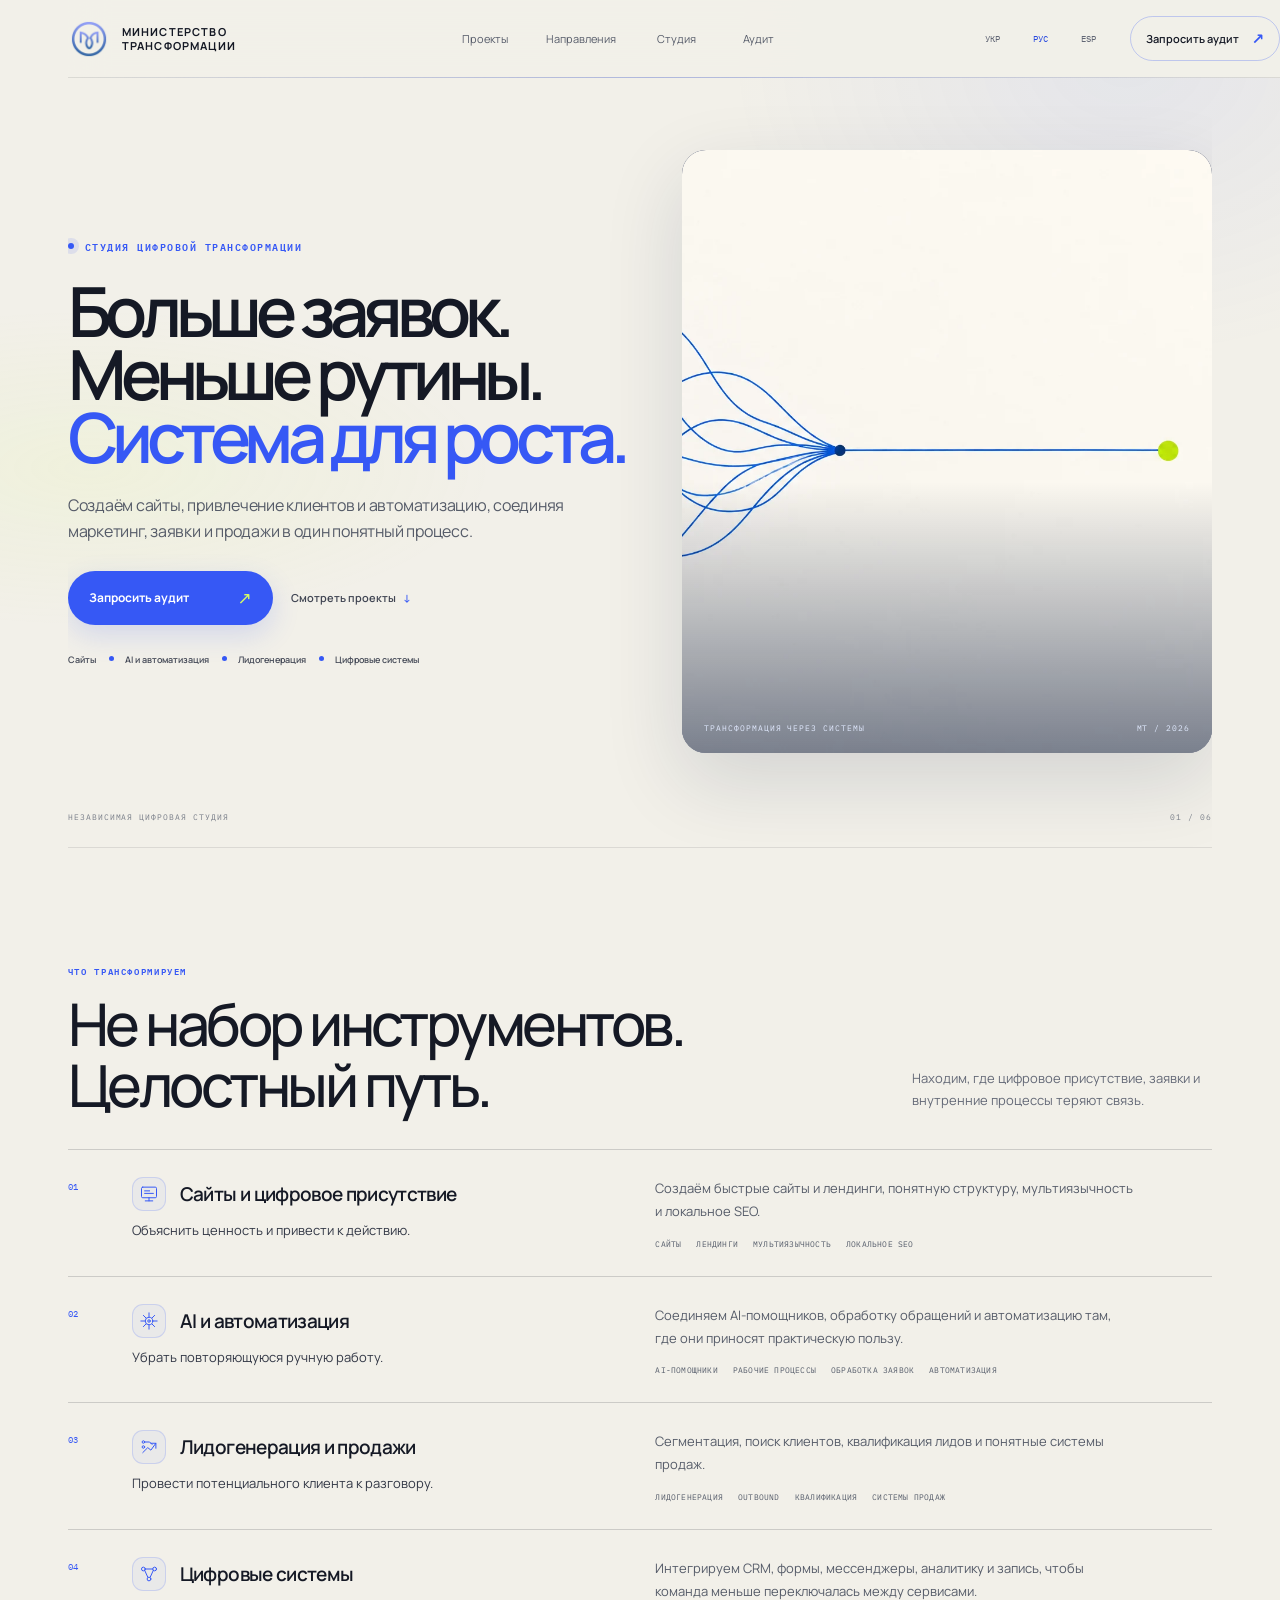
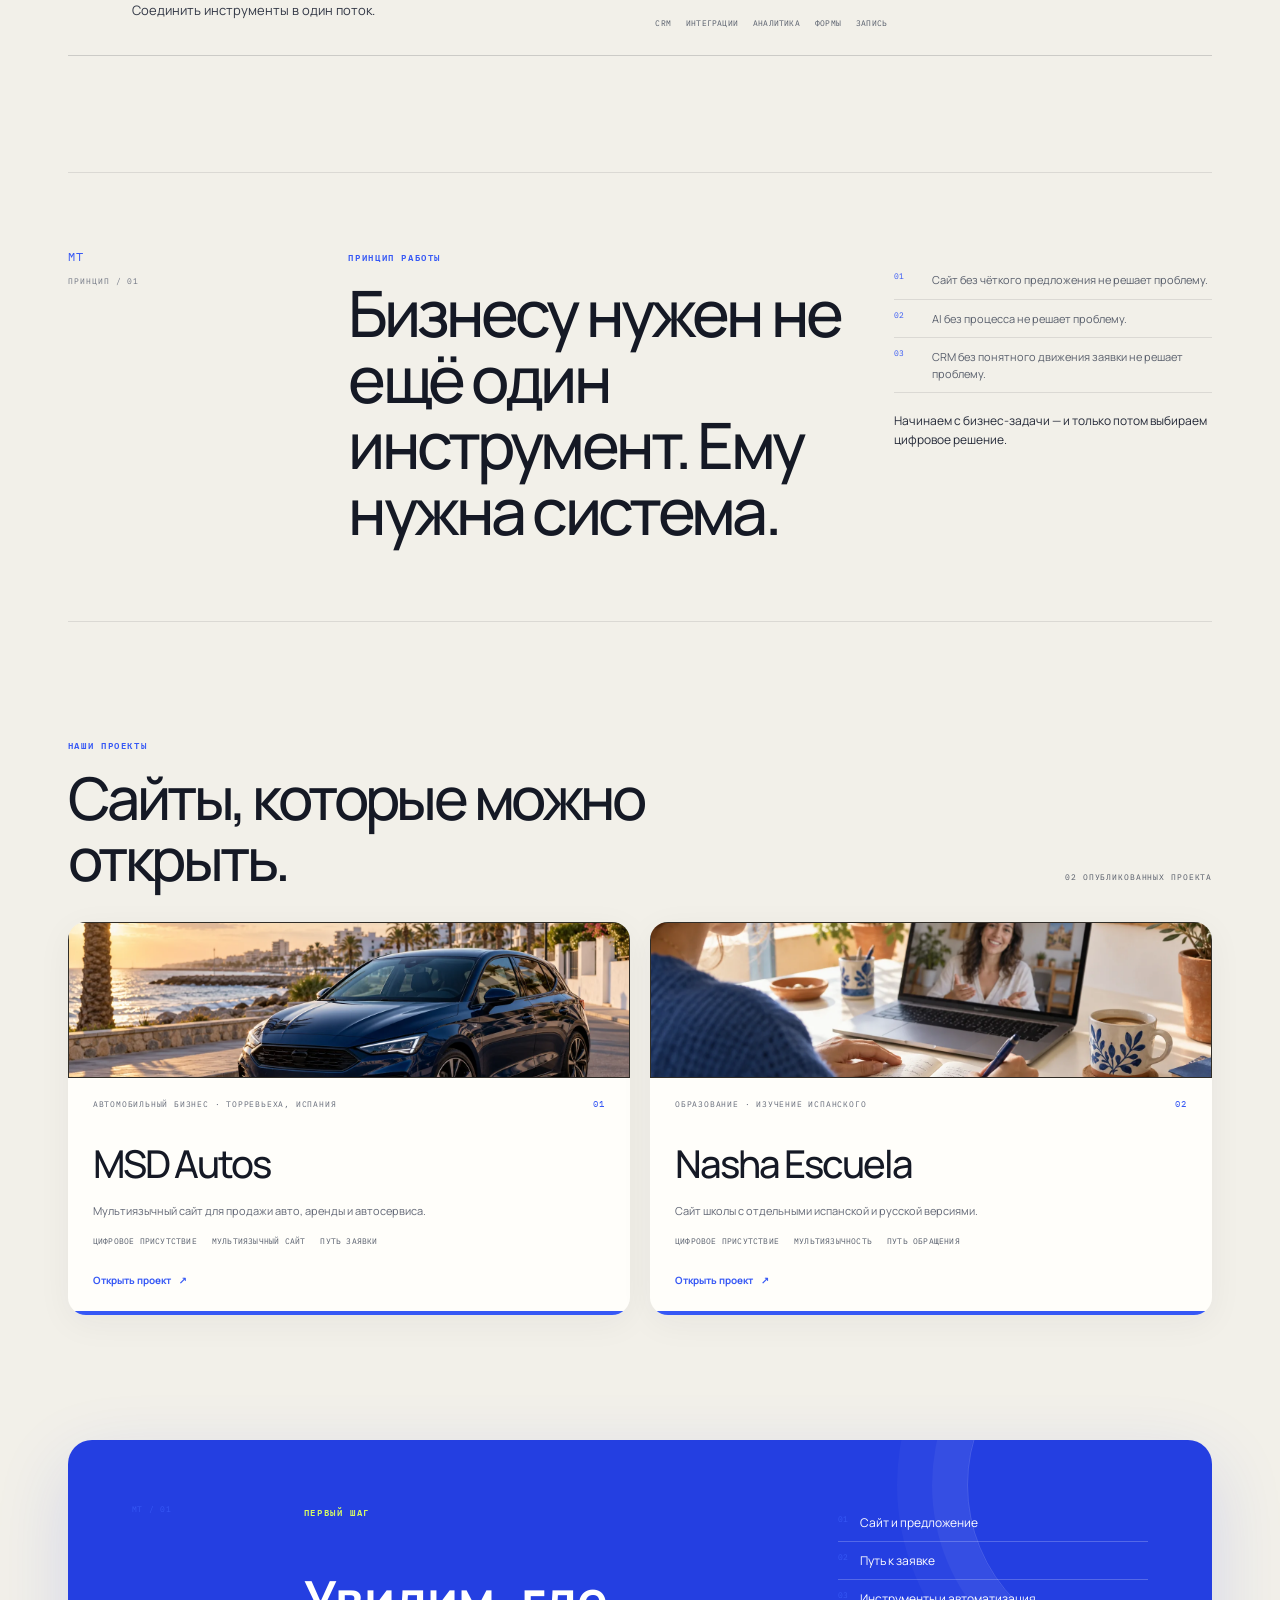
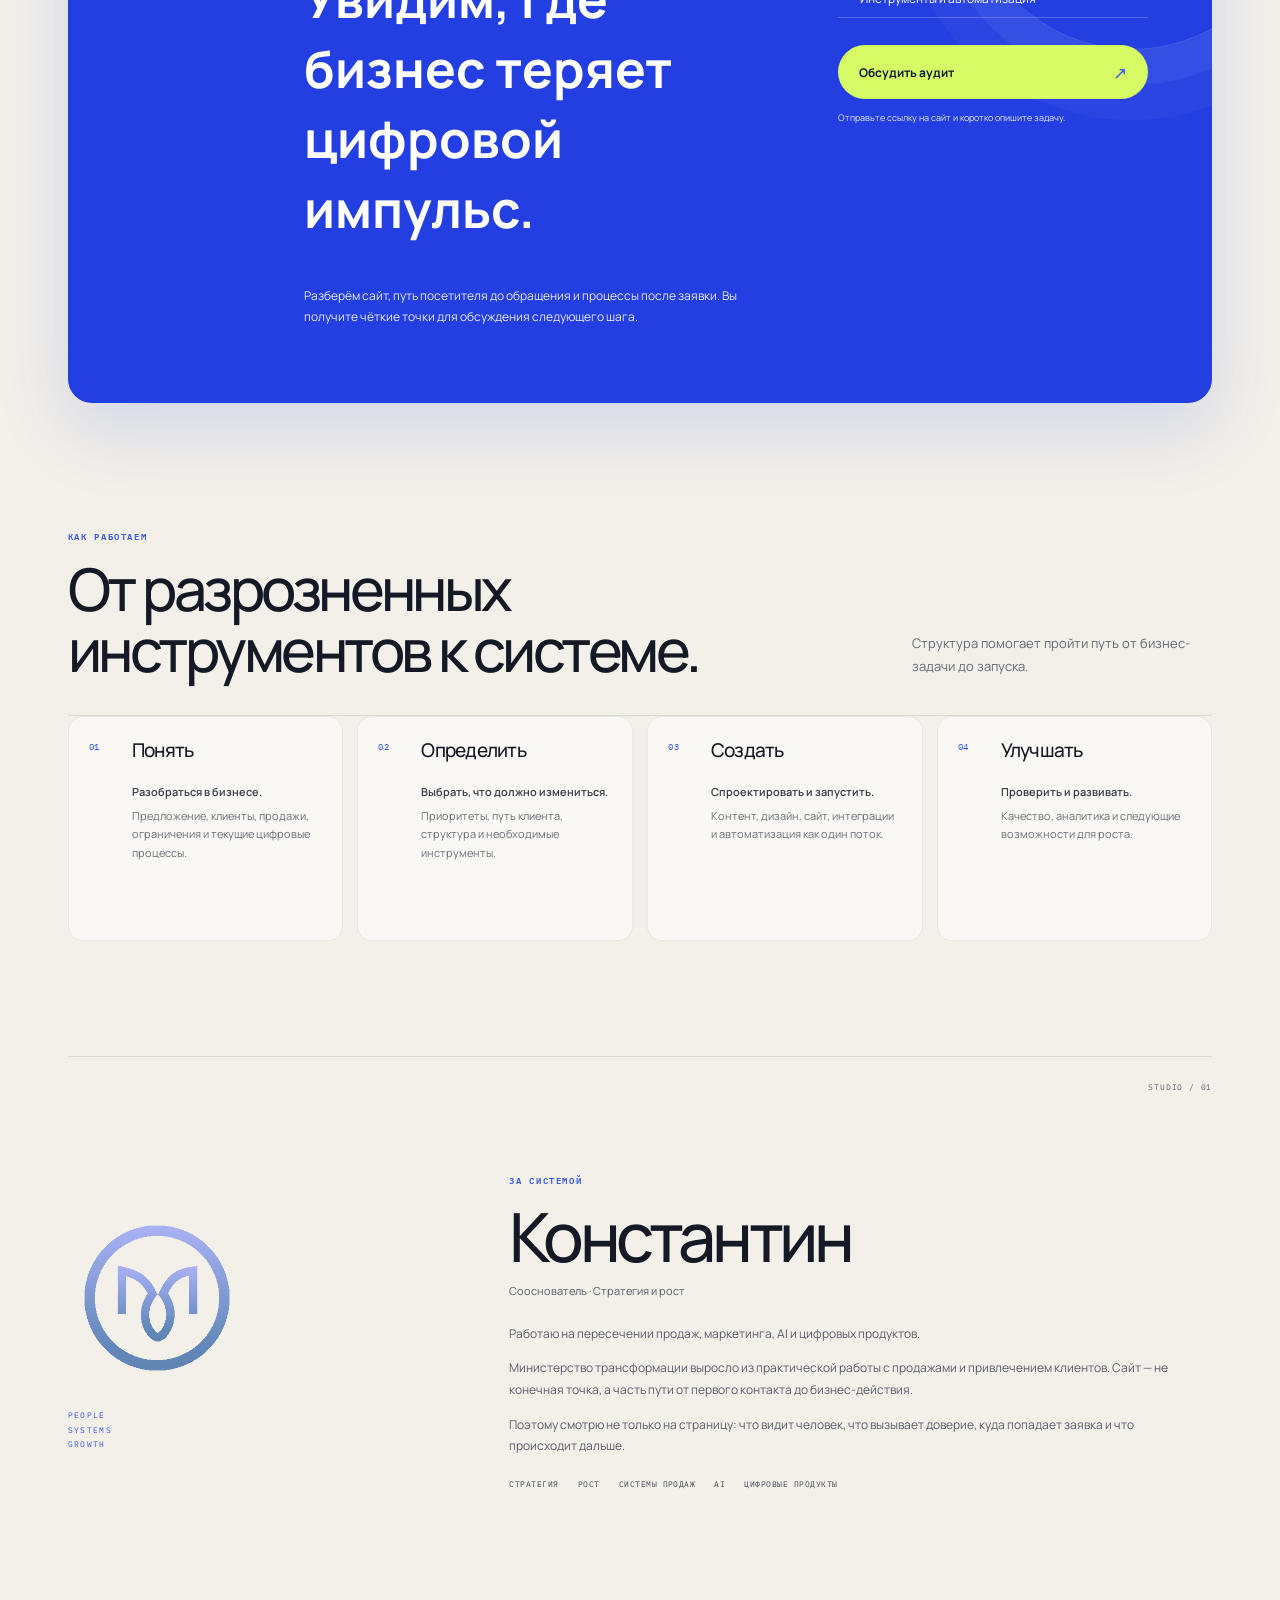
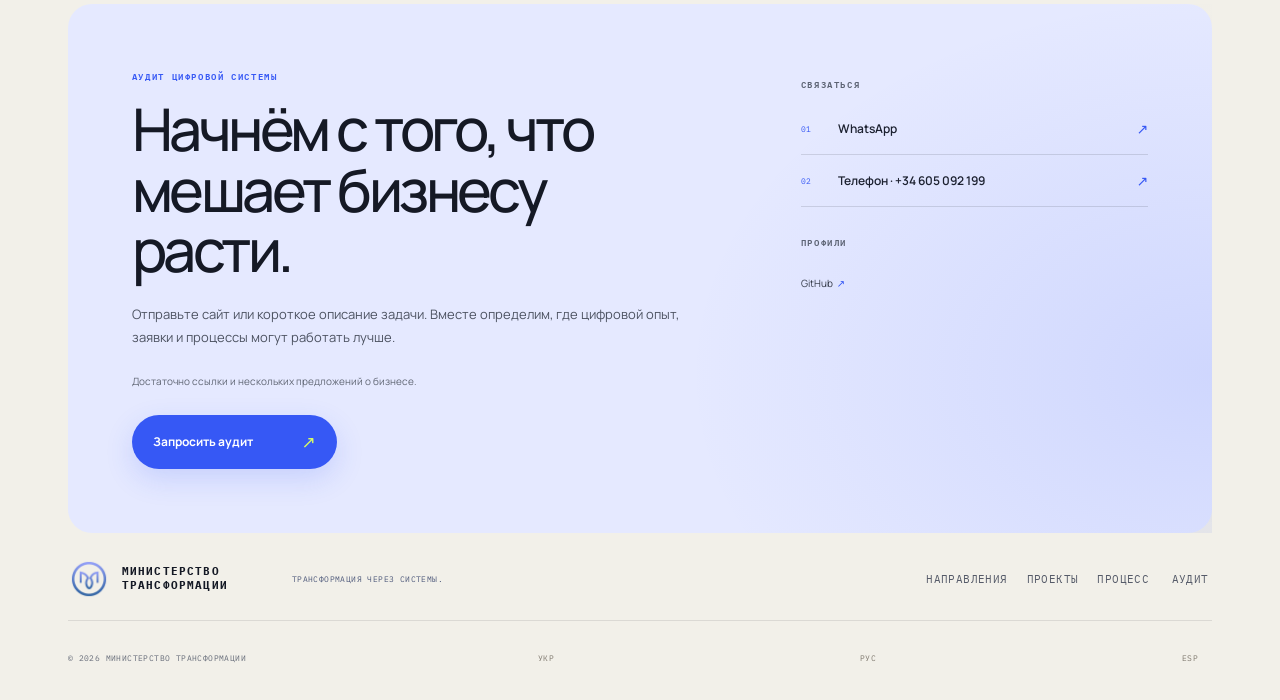
<file: ru/index.html>
<!DOCTYPE html><html lang="ru" data-astro-cid-6ioknxwj><head><meta charset="UTF-8"><meta name="viewport" content="width=device-width, initial-scale=1"><meta name="theme-color" content="#090908"><meta name="description" content="Министерство трансформации создаёт сайты, AI-автоматизацию, системы привлечения клиентов и интеграции для бизнеса."><meta name="robots" content="index,follow"><title>Министерство трансформации — студия цифровой трансформации</title><link rel="canonical" href="https://ministry-transformation.github.io/ru/"><link rel="alternate" hreflang="uk" href="https://ministry-transformation.github.io/"><link rel="alternate" hreflang="ru" href="https://ministry-transformation.github.io/ru/"><link rel="alternate" hreflang="es" href="https://ministry-transformation.github.io/es/"><link rel="alternate" hreflang="x-default" href="https://ministry-transformation.github.io/"><link rel="icon" type="image/png" sizes="32x32" href="/mt-favicon-32.png"><meta property="og:type" content="website"><meta property="og:site_name" content="Министерство трансформации"><meta property="og:title" content="Министерство трансформации — СТУДИЯ ЦИФРОВОЙ ТРАНСФОРМАЦИИ"><meta property="og:description" content="Министерство трансформации создаёт сайты, AI-автоматизацию, системы привлечения клиентов и интеграции для бизнеса."><meta property="og:url" content="https://ministry-transformation.github.io/ru/"><meta property="og:image" content="https://ministry-transformation.github.io/mt-og-card.png"><meta name="twitter:card" content="summary_large_image"><meta name="twitter:image" content="https://ministry-transformation.github.io/mt-og-card.png"><link rel="preconnect" href="https://fonts.googleapis.com"><link rel="preconnect" href="https://fonts.gstatic.com" crossorigin="anonymous"><link href="https://fonts.googleapis.com/css2?family=IBM+Plex+Mono:wght@400;500&family=Manrope:wght@400;500;600;700&display=swap" rel="stylesheet"><script type="application/ld+json">{"@context":"https://schema.org","@type":"Organization","name":"Министерство трансформации","description":"Министерство трансформации создаёт сайты, AI-автоматизацию, системы привлечения клиентов и интеграции для бизнеса.","url":"https://ministry-transformation.github.io/ru/","logo":"https://ministry-transformation.github.io/mt-symbol.png"}</script><link rel="stylesheet" href="/ministry-landing.css?v=header-edge-20261005"></head><body data-astro-cid-6ioknxwj><a class="skip-link" href="#main">Перейти к основному содержимому</a><div class="site-shell" data-astro-cid-6ioknxwj><header class="site-header" data-astro-cid-6ioknxwj><a class="brand" href="/ru/" aria-label="Министерство трансформации — главная" data-astro-cid-uivuhh7y><img src="/mt-symbol.png" alt="" width="48" height="48" fetchpriority="high" data-astro-cid-uivuhh7y><span class="brand-name" data-astro-cid-uivuhh7y>Министерство трансформации</span></a><nav class="primary-nav" aria-label="Основная навигация" data-astro-cid-6ioknxwj><a href="#work" data-astro-cid-6ioknxwj>Проекты</a><a href="#services" data-astro-cid-6ioknxwj>Направления</a><a href="#studio" data-astro-cid-6ioknxwj>Студия</a><a href="#contact" data-astro-cid-6ioknxwj>Аудит</a></nav><div class="header-tools" aria-label="Язык" data-astro-cid-6ioknxwj><nav class="language-switch" aria-label="Язык" data-astro-cid-6ioknxwj><a href="/" lang="uk" data-astro-cid-6ioknxwj>УКР</a><a href="/ru/" lang="ru" aria-current="page" data-astro-cid-6ioknxwj>РУС</a><a href="/es/" lang="es" data-astro-cid-6ioknxwj>ESP</a></nav><a class="header-cta" href="#contact" data-astro-cid-6ioknxwj>Запросить аудит <span aria-hidden="true" data-astro-cid-6ioknxwj>↗</span></a></div></header><main id="main" data-astro-cid-6ioknxwj><section class="hero" aria-labelledby="hero-title" data-astro-cid-6ioknxwj><div class="hero-copy" data-astro-cid-6ioknxwj><p class="eyebrow" data-astro-cid-6ioknxwj><span class="eyebrow-dot" aria-hidden="true" data-astro-cid-6ioknxwj></span>СТУДИЯ ЦИФРОВОЙ ТРАНСФОРМАЦИИ</p><h1 id="hero-title" data-astro-cid-6ioknxwj><span data-astro-cid-6ioknxwj>Больше заявок.</span><span data-astro-cid-6ioknxwj>Меньше рутины.</span><span data-astro-cid-6ioknxwj>Система для роста.</span></h1><p class="hero-description" data-astro-cid-6ioknxwj>Создаём сайты, привлечение клиентов и автоматизацию, соединяя маркетинг, заявки и продажи в один понятный процесс.</p><div class="hero-actions" data-astro-cid-6ioknxwj><a class="button button-primary" href="#contact" data-astro-cid-6ioknxwj><span data-astro-cid-6ioknxwj>Запросить аудит</span><span class="button-arrow" aria-hidden="true" data-astro-cid-6ioknxwj>↗</span></a><a class="text-link" href="#work" data-astro-cid-6ioknxwj>Смотреть проекты <span aria-hidden="true" data-astro-cid-6ioknxwj>↓</span></a></div><ul class="capability-line" aria-label="Ключевые направления" data-astro-cid-6ioknxwj><li data-astro-cid-6ioknxwj>Сайты</li><li data-astro-cid-6ioknxwj>AI и автоматизация</li><li data-astro-cid-6ioknxwj>Лидогенерация</li><li data-astro-cid-6ioknxwj>Цифровые системы</li></ul></div><div class="hero-signature" aria-label="Трансформация через системы" data-astro-cid-6ioknxwj><img class="hero-artwork" src="/mt-hero-option-flow-v2.webp" alt="" fetchpriority="high" data-astro-cid-6ioknxwj><div class="signature-caption" data-astro-cid-6ioknxwj><span data-astro-cid-6ioknxwj>Трансформация через системы</span><span data-astro-cid-6ioknxwj>MT / 2026</span></div></div><div class="hero-index" aria-hidden="true" data-astro-cid-6ioknxwj><span data-astro-cid-6ioknxwj>Независимая цифровая студия</span><span data-astro-cid-6ioknxwj>01 / 06</span></div></section><section class="section services-section" id="services" aria-labelledby="services-title" data-astro-cid-6ioknxwj><div class="section-heading" data-astro-cid-6ioknxwj><div data-astro-cid-6ioknxwj><p class="section-label" data-astro-cid-6ioknxwj>Что трансформируем</p><h2 id="services-title" data-astro-cid-6ioknxwj>Не набор инструментов. Целостный путь.</h2></div><p class="section-intro" data-astro-cid-6ioknxwj>Находим, где цифровое присутствие, заявки и внутренние процессы теряют связь.</p></div><div class="service-list" data-astro-cid-6ioknxwj><article class="service-row" data-reveal style="--reveal-delay:0ms" data-astro-cid-6ioknxwj><span class="row-number" data-astro-cid-6ioknxwj>01</span><div class="service-main" data-astro-cid-6ioknxwj><div class="service-titleline" data-astro-cid-6ioknxwj><span class="service-icon" aria-hidden="true" data-astro-cid-6ioknxwj><svg viewBox="0 0 32 32" fill="none" data-astro-cid-6ioknxwj><rect x="4" y="5" width="24" height="17" rx="2" data-astro-cid-6ioknxwj></rect><path d="M10 27h12M16 22v5M9 11h8M9 15h14" data-astro-cid-6ioknxwj></path></svg></span><h3 data-astro-cid-6ioknxwj>Сайты и цифровое присутствие</h3></div><p class="service-statement" data-astro-cid-6ioknxwj>Объяснить ценность и привести к действию.</p></div><div class="service-detail" data-astro-cid-6ioknxwj><p data-astro-cid-6ioknxwj>Создаём быстрые сайты и лендинги, понятную структуру, мультиязычность и локальное SEO.</p><ul class="tag-list" aria-label="Сайты и цифровое присутствие — Ключевые направления" data-astro-cid-6ioknxwj><li data-astro-cid-6ioknxwj>Сайты</li><li data-astro-cid-6ioknxwj>Лендинги</li><li data-astro-cid-6ioknxwj>Мультиязычность</li><li data-astro-cid-6ioknxwj>Локальное SEO</li></ul></div></article><article class="service-row" data-reveal style="--reveal-delay:80ms" data-astro-cid-6ioknxwj><span class="row-number" data-astro-cid-6ioknxwj>02</span><div class="service-main" data-astro-cid-6ioknxwj><div class="service-titleline" data-astro-cid-6ioknxwj><span class="service-icon" aria-hidden="true" data-astro-cid-6ioknxwj><svg viewBox="0 0 32 32" fill="none" data-astro-cid-6ioknxwj><path d="M16 3v6m0 14v6M3 16h6m14 0h6M7 7l4 4m10 10 4 4m0-18-4 4m-10 10-4 4" data-astro-cid-6ioknxwj></path><circle cx="16" cy="16" r="6" data-astro-cid-6ioknxwj></circle><circle cx="16" cy="16" r="2" data-astro-cid-6ioknxwj></circle></svg></span><h3 data-astro-cid-6ioknxwj>AI и автоматизация</h3></div><p class="service-statement" data-astro-cid-6ioknxwj>Убрать повторяющуюся ручную работу.</p></div><div class="service-detail" data-astro-cid-6ioknxwj><p data-astro-cid-6ioknxwj>Соединяем AI-помощников, обработку обращений и автоматизацию там, где они приносят практическую пользу.</p><ul class="tag-list" aria-label="AI и автоматизация — Ключевые направления" data-astro-cid-6ioknxwj><li data-astro-cid-6ioknxwj>AI-помощники</li><li data-astro-cid-6ioknxwj>Рабочие процессы</li><li data-astro-cid-6ioknxwj>Обработка заявок</li><li data-astro-cid-6ioknxwj>Автоматизация</li></ul></div></article><article class="service-row" data-reveal style="--reveal-delay:160ms" data-astro-cid-6ioknxwj><span class="row-number" data-astro-cid-6ioknxwj>03</span><div class="service-main" data-astro-cid-6ioknxwj><div class="service-titleline" data-astro-cid-6ioknxwj><span class="service-icon" aria-hidden="true" data-astro-cid-6ioknxwj><svg viewBox="0 0 32 32" fill="none" data-astro-cid-6ioknxwj><path d="M6 25 14 17l5 4 8-11M19 10h8v8" data-astro-cid-6ioknxwj></path><circle cx="7" cy="8" r="2" data-astro-cid-6ioknxwj></circle><circle cx="7" cy="16" r="2" data-astro-cid-6ioknxwj></circle><path d="M9 8h8l4 4" data-astro-cid-6ioknxwj></path></svg></span><h3 data-astro-cid-6ioknxwj>Лидогенерация и продажи</h3></div><p class="service-statement" data-astro-cid-6ioknxwj>Провести потенциального клиента к разговору.</p></div><div class="service-detail" data-astro-cid-6ioknxwj><p data-astro-cid-6ioknxwj>Сегментация, поиск клиентов, квалификация лидов и понятные системы продаж.</p><ul class="tag-list" aria-label="Лидогенерация и продажи — Ключевые направления" data-astro-cid-6ioknxwj><li data-astro-cid-6ioknxwj>Лидогенерация</li><li data-astro-cid-6ioknxwj>Outbound</li><li data-astro-cid-6ioknxwj>Квалификация</li><li data-astro-cid-6ioknxwj>Системы продаж</li></ul></div></article><article class="service-row" data-reveal style="--reveal-delay:240ms" data-astro-cid-6ioknxwj><span class="row-number" data-astro-cid-6ioknxwj>04</span><div class="service-main" data-astro-cid-6ioknxwj><div class="service-titleline" data-astro-cid-6ioknxwj><span class="service-icon" aria-hidden="true" data-astro-cid-6ioknxwj><svg viewBox="0 0 32 32" fill="none" data-astro-cid-6ioknxwj><circle cx="7" cy="8" r="3" data-astro-cid-6ioknxwj></circle><circle cx="25" cy="8" r="3" data-astro-cid-6ioknxwj></circle><circle cx="16" cy="24" r="3" data-astro-cid-6ioknxwj></circle><path d="M10 8h12M9 10l5 11m9-11-5 11" data-astro-cid-6ioknxwj></path></svg></span><h3 data-astro-cid-6ioknxwj>Цифровые системы</h3></div><p class="service-statement" data-astro-cid-6ioknxwj>Соединить инструменты в один поток.</p></div><div class="service-detail" data-astro-cid-6ioknxwj><p data-astro-cid-6ioknxwj>Интегрируем CRM, формы, мессенджеры, аналитику и запись, чтобы команда меньше переключалась между сервисами.</p><ul class="tag-list" aria-label="Цифровые системы — Ключевые направления" data-astro-cid-6ioknxwj><li data-astro-cid-6ioknxwj>CRM</li><li data-astro-cid-6ioknxwj>Интеграции</li><li data-astro-cid-6ioknxwj>Аналитика</li><li data-astro-cid-6ioknxwj>Формы</li><li data-astro-cid-6ioknxwj>Запись</li></ul></div></article></div></section><section class="statement-section" aria-labelledby="statement-title" data-astro-cid-6ioknxwj><div class="statement-marker" data-astro-cid-6ioknxwj><span data-astro-cid-6ioknxwj>MT</span><span data-astro-cid-6ioknxwj>Принцип / 01</span></div><div class="statement-copy" data-astro-cid-6ioknxwj><p class="section-label" data-astro-cid-6ioknxwj>Принцип работы</p><h2 id="statement-title" data-astro-cid-6ioknxwj>Бизнесу нужен не ещё один инструмент. Ему нужна система.</h2></div><div class="statement-detail" data-astro-cid-6ioknxwj><ul data-astro-cid-6ioknxwj><li data-astro-cid-6ioknxwj><span data-astro-cid-6ioknxwj>01</span>Сайт без чёткого предложения не решает проблему.</li><li data-astro-cid-6ioknxwj><span data-astro-cid-6ioknxwj>02</span>AI без процесса не решает проблему.</li><li data-astro-cid-6ioknxwj><span data-astro-cid-6ioknxwj>03</span>CRM без понятного движения заявки не решает проблему.</li></ul><p data-astro-cid-6ioknxwj>Начинаем с бизнес-задачи — и только потом выбираем цифровое решение.</p></div></section><section class="section work-section" id="work" aria-labelledby="work-title" data-astro-cid-6ioknxwj><div class="section-heading" data-astro-cid-6ioknxwj><div data-astro-cid-6ioknxwj><p class="section-label" data-astro-cid-6ioknxwj>Наши проекты</p><h2 id="work-title" data-astro-cid-6ioknxwj>Сайты, которые можно открыть.</h2></div><span class="work-count" data-astro-cid-6ioknxwj>02 опубликованных проекта</span></div><div class="project-grid" data-astro-cid-6ioknxwj><article class="project-card" data-reveal style="--reveal-delay:0ms" data-astro-cid-6ioknxwj><div class="project-image" aria-hidden="true" data-astro-cid-6ioknxwj><img src="/mt-project-msd-autos.webp" alt="" loading="lazy" decoding="async" data-astro-cid-6ioknxwj></div><div class="project-overline" data-astro-cid-6ioknxwj><p class="project-category" data-astro-cid-6ioknxwj>Автомобильный бизнес · Торревьеха, Испания</p><span class="project-index" data-astro-cid-6ioknxwj>01</span></div><h3 data-astro-cid-6ioknxwj>MSD Autos</h3><p data-astro-cid-6ioknxwj>Мультиязычный сайт для продажи авто, аренды и автосервиса.</p><ul class="tag-list" aria-label="MSD Autos — Направления работы" data-astro-cid-6ioknxwj><li data-astro-cid-6ioknxwj>Цифровое присутствие</li><li data-astro-cid-6ioknxwj>Мультиязычный сайт</li><li data-astro-cid-6ioknxwj>Путь заявки</li></ul><a href="https://ministry-transformation.github.io/msd-autos/" target="_blank" rel="noreferrer" data-astro-cid-6ioknxwj>Открыть проект <span aria-hidden="true" data-astro-cid-6ioknxwj>↗</span></a></article><article class="project-card" data-reveal style="--reveal-delay:100ms" data-astro-cid-6ioknxwj><div class="project-image" aria-hidden="true" data-astro-cid-6ioknxwj><img src="/mt-project-nasha-escuela.webp" alt="" loading="lazy" decoding="async" data-astro-cid-6ioknxwj></div><div class="project-overline" data-astro-cid-6ioknxwj><p class="project-category" data-astro-cid-6ioknxwj>Образование · Изучение испанского</p><span class="project-index" data-astro-cid-6ioknxwj>02</span></div><h3 data-astro-cid-6ioknxwj>Nasha Escuela</h3><p data-astro-cid-6ioknxwj>Сайт школы с отдельными испанской и русской версиями.</p><ul class="tag-list" aria-label="Nasha Escuela — Направления работы" data-astro-cid-6ioknxwj><li data-astro-cid-6ioknxwj>Цифровое присутствие</li><li data-astro-cid-6ioknxwj>Мультиязычность</li><li data-astro-cid-6ioknxwj>Путь обращения</li></ul><a href="https://ministry-transformation.github.io/nashaescuela/es/" target="_blank" rel="noreferrer" data-astro-cid-6ioknxwj>Открыть проект <span aria-hidden="true" data-astro-cid-6ioknxwj>↗</span></a></article></div></section><section class="audit-band" data-reveal aria-labelledby="audit-title" data-astro-cid-6ioknxwj><div class="audit-index" data-astro-cid-6ioknxwj><span data-astro-cid-6ioknxwj>MT / 01</span></div><div class="audit-main" data-astro-cid-6ioknxwj><p class="section-label" data-astro-cid-6ioknxwj>Первый шаг</p><h2 id="audit-title" data-astro-cid-6ioknxwj>Увидим, где бизнес теряет цифровой импульс.</h2><p data-astro-cid-6ioknxwj>Разберём сайт, путь посетителя до обращения и процессы после заявки. Вы получите чёткие точки для обсуждения следующего шага.</p></div><div class="audit-action" data-astro-cid-6ioknxwj><ul data-astro-cid-6ioknxwj><li data-astro-cid-6ioknxwj><span data-astro-cid-6ioknxwj>01</span>Сайт и предложение</li><li data-astro-cid-6ioknxwj><span data-astro-cid-6ioknxwj>02</span>Путь к заявке</li><li data-astro-cid-6ioknxwj><span data-astro-cid-6ioknxwj>03</span>Инструменты и автоматизация</li></ul><a class="button button-primary" href="#contact" data-astro-cid-6ioknxwj><span data-astro-cid-6ioknxwj>Обсудить аудит</span><span class="button-arrow" aria-hidden="true" data-astro-cid-6ioknxwj>↗</span></a><small data-astro-cid-6ioknxwj>Отправьте ссылку на сайт и коротко опишите задачу.</small></div></section><section class="section process-section" id="process" aria-labelledby="process-title" data-astro-cid-6ioknxwj><div class="section-heading" data-astro-cid-6ioknxwj><div data-astro-cid-6ioknxwj><p class="section-label" data-astro-cid-6ioknxwj>Как работаем</p><h2 id="process-title" data-astro-cid-6ioknxwj>От разрозненных инструментов к системе.</h2></div><p class="section-intro" data-astro-cid-6ioknxwj>Структура помогает пройти путь от бизнес-задачи до запуска.</p></div><ol class="process-list" data-astro-cid-6ioknxwj><li data-reveal style="--reveal-delay:0ms" data-astro-cid-6ioknxwj><span class="step-number" data-astro-cid-6ioknxwj>01</span><div data-astro-cid-6ioknxwj><h3 data-astro-cid-6ioknxwj>Понять</h3><strong data-astro-cid-6ioknxwj>Разобраться в бизнесе.</strong><p data-astro-cid-6ioknxwj>Предложение, клиенты, продажи, ограничения и текущие цифровые процессы.</p></div></li><li data-reveal style="--reveal-delay:90ms" data-astro-cid-6ioknxwj><span class="step-number" data-astro-cid-6ioknxwj>02</span><div data-astro-cid-6ioknxwj><h3 data-astro-cid-6ioknxwj>Определить</h3><strong data-astro-cid-6ioknxwj>Выбрать, что должно измениться.</strong><p data-astro-cid-6ioknxwj>Приоритеты, путь клиента, структура и необходимые инструменты.</p></div></li><li data-reveal style="--reveal-delay:180ms" data-astro-cid-6ioknxwj><span class="step-number" data-astro-cid-6ioknxwj>03</span><div data-astro-cid-6ioknxwj><h3 data-astro-cid-6ioknxwj>Создать</h3><strong data-astro-cid-6ioknxwj>Спроектировать и запустить.</strong><p data-astro-cid-6ioknxwj>Контент, дизайн, сайт, интеграции и автоматизация как один поток.</p></div></li><li data-reveal style="--reveal-delay:270ms" data-astro-cid-6ioknxwj><span class="step-number" data-astro-cid-6ioknxwj>04</span><div data-astro-cid-6ioknxwj><h3 data-astro-cid-6ioknxwj>Улучшать</h3><strong data-astro-cid-6ioknxwj>Проверить и развивать.</strong><p data-astro-cid-6ioknxwj>Качество, аналитика и следующие возможности для роста.</p></div></li></ol></section><section class="section studio-section" id="studio" aria-labelledby="studio-title" data-reveal data-astro-cid-6ioknxwj><div class="studio-mark" data-astro-cid-6ioknxwj><img src="/mt-symbol.png" alt="" width="180" height="180" loading="lazy" data-astro-cid-6ioknxwj><span data-astro-cid-6ioknxwj>People<br data-astro-cid-6ioknxwj>Systems<br data-astro-cid-6ioknxwj>Growth</span></div><div class="studio-copy" data-astro-cid-6ioknxwj><p class="section-label" data-astro-cid-6ioknxwj>За системой</p><h2 id="studio-title" data-astro-cid-6ioknxwj>Константин</h2><p class="founder-role" data-astro-cid-6ioknxwj>Сооснователь · Стратегия и рост</p><p class="founder-paragraph" data-astro-cid-6ioknxwj>Работаю на пересечении продаж, маркетинга, AI и цифровых продуктов.</p><p class="founder-paragraph" data-astro-cid-6ioknxwj>Министерство трансформации выросло из практической работы с продажами и привлечением клиентов. Сайт — не конечная точка, а часть пути от первого контакта до бизнес-действия.</p><p class="founder-paragraph" data-astro-cid-6ioknxwj>Поэтому смотрю не только на страницу: что видит человек, что вызывает доверие, куда попадает заявка и что происходит дальше.</p><ul class="focus-list" aria-label="Области экспертизы" data-astro-cid-6ioknxwj><li data-astro-cid-6ioknxwj>Стратегия</li><li data-astro-cid-6ioknxwj>Рост</li><li data-astro-cid-6ioknxwj>Системы продаж</li><li data-astro-cid-6ioknxwj>AI</li><li data-astro-cid-6ioknxwj>Цифровые продукты</li></ul></div><span class="studio-index" aria-hidden="true" data-astro-cid-6ioknxwj>STUDIO / 01</span></section><section class="contact-section" id="contact" aria-labelledby="contact-title" data-reveal data-astro-cid-6ioknxwj><div class="contact-copy" data-astro-cid-6ioknxwj><p class="section-label" data-astro-cid-6ioknxwj>Аудит цифровой системы</p><h2 id="contact-title" data-astro-cid-6ioknxwj>Начнём с того, что мешает бизнесу расти.</h2><p data-astro-cid-6ioknxwj>Отправьте сайт или короткое описание задачи. Вместе определим, где цифровой опыт, заявки и процессы могут работать лучше.</p><p class="contact-microcopy" data-astro-cid-6ioknxwj>Достаточно ссылки и нескольких предложений о бизнесе.</p><a class="button button-primary" href="https://wa.me/380991899991" data-astro-cid-6ioknxwj><span data-astro-cid-6ioknxwj>Запросить аудит</span><span class="button-arrow" aria-hidden="true" data-astro-cid-6ioknxwj>↗</span></a></div><div class="contact-details" data-astro-cid-6ioknxwj><div class="contact-group" data-astro-cid-6ioknxwj><p class="section-label" data-astro-cid-6ioknxwj>Связаться</p><ul class="contact-list" data-astro-cid-6ioknxwj><li data-astro-cid-6ioknxwj><span data-astro-cid-6ioknxwj>01</span><a href="https://wa.me/380991899991" target="_blank" rel="noreferrer" aria-label="WhatsApp" data-astro-cid-6ioknxwj><span data-astro-cid-6ioknxwj>WhatsApp</span><b aria-hidden="true" data-astro-cid-6ioknxwj>↗</b></a></li><li data-astro-cid-6ioknxwj><span data-astro-cid-6ioknxwj>02</span><a href="tel:+34605092199" aria-label="Телефон: +34 605 092 199" data-astro-cid-6ioknxwj><span data-astro-cid-6ioknxwj>Телефон<span class="contact-value" data-astro-cid-6ioknxwj> · +34 605 092 199</span></span><b aria-hidden="true" data-astro-cid-6ioknxwj>↗</b></a></li></ul></div><div class="social-group" data-astro-cid-6ioknxwj><p class="section-label" data-astro-cid-6ioknxwj>Профили</p><nav class="social-links" aria-label="Социальные профили" data-astro-cid-6ioknxwj><a href="https://github.com/Ministry-transformation" target="_blank" rel="noreferrer" data-astro-cid-6ioknxwj>GitHub<span aria-hidden="true" data-astro-cid-6ioknxwj>↗</span></a></nav></div></div></section></main><footer class="site-footer" data-astro-cid-6ioknxwj><div class="footer-brand" data-astro-cid-6ioknxwj><a class="brand" href="/ru/" aria-label="Министерство трансформации — главная" data-astro-cid-uivuhh7y><img src="/mt-symbol.png" alt="" width="48" height="48" fetchpriority="high" data-astro-cid-uivuhh7y><span class="brand-name" data-astro-cid-uivuhh7y>Министерство трансформации</span></a><p data-astro-cid-6ioknxwj>Трансформация через системы.</p></div><nav class="footer-links" aria-label="Основная навигация" data-astro-cid-6ioknxwj><a href="#services" data-astro-cid-6ioknxwj>Направления</a><a href="#work" data-astro-cid-6ioknxwj>Проекты</a><a href="#process" data-astro-cid-6ioknxwj>Процесс</a><a href="#contact" data-astro-cid-6ioknxwj>Аудит</a></nav><div class="footer-meta" data-astro-cid-6ioknxwj><span data-astro-cid-6ioknxwj>© 2026 Министерство трансформации</span><a href="/" data-astro-cid-6ioknxwj>УКР</a><a href="/ru/" data-astro-cid-6ioknxwj>РУС</a><a href="/es/" data-astro-cid-6ioknxwj>ESP</a></div></footer></div><script type="module">if(!window.matchMedia(`(prefers-reduced-motion: reduce)`).matches&&`IntersectionObserver`in window){document.documentElement.classList.add(`has-reveal`);let e=new IntersectionObserver((e,t)=>e.forEach(e=>{e.isIntersecting&&(e.target.classList.add(`is-visible`),t.unobserve(e.target))}),{threshold:.12,rootMargin:`0px 0px -32px 0px`});document.querySelectorAll(`[data-reveal]`).forEach(t=>e.observe(t))}</script></body></html>
</file>
<file: ministry-landing.css>
:root{--mt-bg:#050505;--mt-surface:#0d0d0d;--mt-text:#f4f1ea;--mt-muted:#9d9d9a;--mt-line:#292929;--mt-accent:#9f7e5b;--mt-accent-light:#b89a72;--mt-font:"Manrope", system-ui, sans-serif;--mt-mono:"IBM Plex Mono", ui-monospace, monospace;--mt-content:1280px;--mt-gutter:clamp(20px, 5.1vw, 74px)}*,:before,:after{box-sizing:border-box}html{scroll-behavior:smooth;background:var(--mt-bg);color-scheme:dark;min-width:0;scroll-padding-top:28px}body{background:var(--mt-bg);min-width:0;color:var(--mt-text);font-family:var(--mt-font);-webkit-font-smoothing:antialiased;margin:0;overflow-x:clip}body:before{z-index:-1;pointer-events:none;content:"";background:radial-gradient(at 78% 13%,#9f7e5b11,#0000 32%);position:fixed;inset:0}a{color:inherit}a:focus-visible,summary:focus-visible{outline:2px solid var(--mt-accent-light);outline-offset:5px}::selection{background:var(--mt-accent);color:var(--mt-bg)}.site-shell{width:min(100%,1600px);padding-inline:var(--mt-gutter);margin-inline:auto}.site-header{border-bottom:1px solid var(--mt-line);justify-content:space-between;align-items:center;gap:28px;min-height:92px;display:flex}.primary-nav,.footer-links{align-items:center;gap:clamp(20px,3vw,44px);display:flex}.primary-nav a,.footer-links a{color:#aaa8a2;font-size:11px;text-decoration:none;transition:color .2s}.primary-nav a:hover,.footer-links a:hover{color:var(--mt-text)}.header-cta{min-height:44px;color:var(--mt-text);white-space:nowrap;align-items:center;gap:12px;font-size:11px;font-weight:600;text-decoration:none;display:inline-flex}.header-cta span{color:var(--mt-accent-light);font-size:15px}.hero{border-bottom:1px solid var(--mt-line);grid-template-columns:minmax(0,1.2fr) minmax(300px,.8fr);align-items:center;min-height:min(790px,100svh - 92px);padding-block:clamp(78px,11vh,150px) 118px;display:grid;position:relative}.hero-copy{z-index:1;max-width:790px;padding-right:clamp(12px,4vw,56px);animation:.7s 50ms both mt-rise;position:relative}.eyebrow,.section-label,.signature-caption,.hero-index,.row-number,.step-number,.statement-marker,.work-count,.work-status,.work-empty-index,.studio-index,.site-footer,.chooser-panel>p{font-family:var(--mt-mono);text-transform:uppercase}.eyebrow{color:var(--mt-accent-light);letter-spacing:.19em;align-items:center;gap:11px;margin:0 0 25px;font-size:10px;display:flex}.eyebrow-dot{background:var(--mt-accent);border-radius:50%;width:6px;height:6px;box-shadow:0 0 12px #9f7e5b66}h1,h2,h3,p{overflow-wrap:break-word}h1{letter-spacing:-.075em;max-width:820px;margin:0;font-size:clamp(54px,6.4vw,88px);font-weight:500;line-height:.98}h1>span{white-space:nowrap;display:block}.hero-description{color:#b1afa9;letter-spacing:-.015em;max-width:555px;margin:26px 0 0;font-size:clamp(16px,1.45vw,20px);line-height:1.7}.hero-actions{align-items:center;gap:25px;margin-top:32px;display:flex}.button{cursor:pointer;min-height:54px;font-family:var(--mt-font);border:0;border-radius:999px;justify-content:space-between;align-items:center;gap:30px;padding:0 22px 0 24px;font-size:12px;font-weight:700;text-decoration:none;list-style:none;transition:background .2s,color .2s,transform .2s;display:inline-flex}.button::-webkit-details-marker{display:none}.button-primary{background:var(--mt-text);min-width:194px;color:var(--mt-bg)}.button-primary:hover{background:#fff;transform:translateY(-2px)}.button-arrow{color:var(--mt-accent);font-size:17px;font-weight:500}.text-link{color:#d1cec7;align-items:center;min-height:44px;font-size:11px;text-decoration:none;display:inline-flex}.text-link span{color:var(--mt-accent-light);padding-left:7px}.text-link:hover{color:#fff}.contact-chooser{width:fit-content;position:relative}.chooser-panel{z-index:10;background:var(--mt-surface);border:1px solid #39342d;width:min(320px,100vw - 40px);padding:15px 17px 13px;position:absolute;top:calc(100% + 12px);left:0;box-shadow:0 20px 55px #000c}.chooser-panel-up{top:auto;bottom:calc(100% + 12px)}.chooser-panel>p{color:var(--mt-muted);letter-spacing:.1em;margin:0 0 8px;font-size:9px}.chooser-panel ul{margin:0 0 8px;padding:0;list-style:none}.chooser-panel li+li{border-top:1px solid #262421}.chooser-panel a,.pending-channel{justify-content:space-between;align-items:center;gap:12px;min-height:42px;font-size:12px;text-decoration:none;display:flex}.chooser-panel a:hover{color:var(--mt-accent-light)}.chooser-panel a>span{color:var(--mt-accent)}.pending-channel{color:#c3c0b8}.pending-channel small,.contact-pending small{color:#77746e;font:8px var(--mt-mono);letter-spacing:.05em;text-transform:uppercase;white-space:nowrap}.chooser-panel>small{color:#85827b;font-size:10px;line-height:1.5;display:block}.capability-line{flex-wrap:wrap;gap:10px 20px;margin:35px 0 0;padding:0;list-style:none;display:flex}.capability-line li{color:#b7b4ad;font-size:10px}.capability-line li+li:before{background:var(--mt-accent);content:"";border-radius:50%;width:4px;height:4px;margin:0 11px 2px 0;display:inline-block}.hero-signature{align-self:center;width:100%;padding:80px 0 30px 7%;animation:.85s .25s both mt-rise;position:relative}.hero-signature>svg{z-index:1;width:100%;position:relative}.signature-orbit{aspect-ratio:1;border:1px solid #b89a7225;border-radius:50%;width:198px;position:absolute;top:16px;right:14%}.signature-orbit:before,.signature-orbit:after{border-radius:inherit;content:"";border:1px solid #b89a7218;position:absolute;inset:17px}.signature-orbit:after{inset:35px}.signature-orbit span{transform-origin:0;background:#b89a7229;width:32%;height:1px;position:absolute;top:50%;left:50%}.signature-orbit span:first-child{transform:rotate(0)}.signature-orbit span:nth-child(2){transform:rotate(60deg)}.signature-orbit span:nth-child(3){transform:rotate(120deg)}.signature-caption{color:#81735f;letter-spacing:.14em;justify-content:space-between;gap:15px;margin-top:5px;font-size:8px;display:flex}.hero-index{color:#6f6d67;letter-spacing:.12em;justify-content:space-between;font-size:8px;display:flex;position:absolute;bottom:25px;left:0;right:0}.section{width:min(100%, var(--mt-content));margin-inline:auto;padding-block:clamp(94px,11vw,154px);scroll-margin-top:35px}.section-heading{justify-content:space-between;align-items:end;gap:40px;margin-bottom:43px;display:flex}.section-label{color:var(--mt-accent-light);letter-spacing:.18em;margin:0 0 15px;font-size:9px}.section-heading h2,.statement-copy h2,.contact-copy h2{letter-spacing:-.06em;max-width:760px;margin:0;font-size:clamp(35px,4.8vw,61px);font-weight:500;line-height:1.03}.section-intro{max-width:300px;color:var(--mt-muted);margin:0 0 4px;font-size:13px;line-height:1.7}.service-list{border-top:1px solid var(--mt-line)}.service-row{border-bottom:1px solid var(--mt-line);grid-template-columns:58px minmax(0,.95fr) minmax(260px,1.05fr);gap:22px;padding:29px 0 31px;display:grid}.row-number,.step-number{color:var(--mt-accent);letter-spacing:.07em;padding-top:4px;font-size:9px}.service-main h3{letter-spacing:-.035em;margin:0 0 11px;font-size:18px;font-weight:600}.service-statement{color:#cecbc4;max-width:420px;margin:0;font-size:14px;line-height:1.5}.service-detail p{max-width:480px;color:var(--mt-muted);margin:0;font-size:12px;line-height:1.75}.tag-list,.focus-list{flex-wrap:wrap;gap:8px 15px;margin:16px 0 0;padding:0;list-style:none;display:flex}.tag-list li{color:#77746e;font:8px var(--mt-mono);letter-spacing:.025em;text-transform:uppercase}.statement-section{border-block:1px solid var(--mt-line);grid-template-columns:1fr 2.1fr 1fr;align-items:start;gap:35px;padding-block:clamp(78px,9vw,122px);display:grid}.statement-marker{color:#7c756b;letter-spacing:.12em;flex-direction:column;gap:12px;font-size:8px;display:flex}.statement-marker span:first-child{color:var(--mt-accent);font-size:12px}.statement-copy h2{font-size:clamp(39px,5.1vw,68px)}.statement-detail{padding-top:28px}.statement-detail ul{margin:0;padding:0;list-style:none}.statement-detail li{color:#8f8d87;border-bottom:1px solid #232220;grid-template-columns:28px 1fr;gap:8px;padding:10px 0;font-size:10px;line-height:1.55;display:grid}.statement-detail li span{color:#6c5e4b;font:8px var(--mt-mono)}.statement-detail>p{color:#dfdcd4;margin:18px 0 0;font-size:12px;line-height:1.65}.work-section{padding-bottom:clamp(80px,9vw,125px)}.work-section .section-heading{margin-bottom:33px}.work-count{color:#77746e;letter-spacing:.11em;padding-bottom:7px;font-size:8px}.project-grid{grid-template-columns:repeat(2,minmax(0,1fr));gap:28px;display:grid}.project-card{border-top:1px solid #39342d;min-width:0;padding-top:17px}.project-card img{aspect-ratio:1.55;object-fit:cover;border:1px solid #302d28;width:100%;margin-bottom:17px;display:block}.project-overline{justify-content:space-between;align-items:baseline;gap:14px;margin-bottom:10px;display:flex}.project-category{color:var(--mt-accent-light);font:8px var(--mt-mono);letter-spacing:.1em;text-transform:uppercase;margin:0}.project-index{color:#625c52;font:9px var(--mt-mono);letter-spacing:.1em}.project-card h3{letter-spacing:-.04em;margin:0;font-size:21px;font-weight:500}.project-card>p:not(.project-category){color:var(--mt-muted);margin:12px 0 0;font-size:11px;line-height:1.7}.project-card .tag-list{margin-top:15px}.project-card>a{color:#ddd9d1;align-items:center;gap:8px;min-height:44px;margin-top:20px;font-size:10px;text-decoration:none;display:inline-flex}.project-card>a span{color:var(--mt-accent)}.project-card>a:hover{color:var(--mt-accent-light)}.work-empty{background:linear-gradient(105deg,#0b0b0a,#070707 68%);border:1px solid #282623;grid-template-columns:1fr 2.3fr 1fr;align-items:center;gap:30px;min-height:155px;padding:27px 30px;display:grid;position:relative}.work-empty-mark{color:#75624b;font:9px var(--mt-mono);align-items:center;gap:10px;display:flex}.work-empty-mark span:nth-child(2){color:var(--mt-accent)}.work-empty p{color:#aaa7a0;max-width:560px;margin:0;font-size:13px;line-height:1.7}.work-status{color:#77746e;letter-spacing:.08em;align-items:center;gap:8px;margin-top:18px;font-size:8px;display:inline-flex}.work-status>span{background:var(--mt-accent);border-radius:50%;width:5px;height:5px}.work-empty-index{color:#655e52;letter-spacing:.12em;justify-self:end;font-size:8px}.process-section{padding-top:70px}.process-list{border-top:1px solid var(--mt-line);grid-template-columns:repeat(4,minmax(0,1fr));gap:24px;margin:0;padding:0;list-style:none;display:grid}.process-list li{grid-template-columns:32px 1fr;gap:11px;padding:24px 7px 0 0;display:grid}.process-list h3{letter-spacing:-.04em;margin:0 0 21px;font-size:19px;font-weight:500}.process-list strong{color:#d5d2cb;margin-bottom:8px;font-size:11px;font-weight:600;display:block}.process-list p{max-width:260px;color:var(--mt-muted);margin:0;font-size:11px;line-height:1.7}.studio-section{border-top:1px solid var(--mt-line);grid-template-columns:minmax(160px,.72fr) minmax(0,1.55fr);align-items:center;gap:clamp(44px,9vw,130px);display:grid;position:relative}.studio-mark{flex-direction:column;align-items:flex-start;gap:21px;display:flex}.studio-mark img{object-fit:contain;opacity:.78;width:clamp(108px,14vw,178px);height:auto}.studio-mark>span{color:#726958;font:8px/1.8 var(--mt-mono);letter-spacing:.16em;text-transform:uppercase}.studio-copy{max-width:700px}.studio-copy h2{letter-spacing:-.065em;margin:0;font-size:clamp(42px,5.3vw,68px);font-weight:500;line-height:1}.founder-role{color:var(--mt-accent-light);margin:12px 0 25px;font-size:11px}.founder-paragraph{color:#a6a39c;max-width:670px;margin:0 0 13px;font-size:12px;line-height:1.8}.focus-list{gap:8px 19px;margin-top:22px}.focus-list li{color:#d3d0c8;font:8px var(--mt-mono);letter-spacing:.06em;text-transform:uppercase}.studio-index{color:#6f6d67;letter-spacing:.1em;font-size:8px;position:absolute;top:25px;right:0}.contact-section{border-top:1px solid var(--mt-line);border-bottom:1px solid var(--mt-line);grid-template-columns:minmax(0,1.25fr) minmax(270px,.75fr);align-items:start;gap:clamp(42px,10vw,145px);padding-block:clamp(75px,9vw,122px);scroll-margin-top:32px;display:grid}.contact-copy{max-width:690px}.contact-copy h2{max-width:610px;font-size:clamp(43px,6vw,78px)}.contact-copy>p:not(.section-label){color:#aaa7a0;max-width:550px;margin:22px 0 0;font-size:13px;line-height:1.8}.contact-copy>.contact-microcopy{color:#77746e!important;font-size:10px!important}.final-chooser{margin-top:28px}.contact-details{padding-top:8px}.contact-group>.section-label,.social-group>.section-label{color:#85827b;margin-bottom:11px}.contact-list{margin:0;padding:0;list-style:none}.contact-list li{border-bottom:1px solid #252421;grid-template-columns:26px 1fr;align-items:center;gap:11px;min-height:51px;display:grid}.contact-list li>span:first-child{color:#685d4d;font:8px var(--mt-mono)}.contact-list a,.contact-pending{color:#e6e3dc;justify-content:space-between;align-items:center;gap:12px;min-height:51px;font-size:12px;text-decoration:none;display:flex}.contact-list a:hover{color:var(--mt-accent-light)}.contact-list a b{color:var(--mt-accent);font-size:14px;font-weight:400}.social-group{margin-top:27px}.social-links{flex-wrap:wrap;gap:11px 17px;display:flex}.social-links a,.social-links>span{color:#b8b5ae;font-size:10px;text-decoration:none}.social-links a{align-items:center;min-height:44px;display:inline-flex}.social-links a:hover{color:var(--mt-accent-light)}.social-links a span{color:var(--mt-accent);padding-left:4px}.social-links>span{color:#77746e}.site-footer{color:#77746e;letter-spacing:.05em;grid-template-columns:1fr auto;align-items:center;gap:19px 30px;padding-block:24px 20px;font-size:8px;display:grid}.footer-brand{align-items:center;gap:20px;display:flex}.footer-brand .brand img{width:33px;height:33px}.footer-brand>.brand{min-height:44px}.footer-brand .brand-name{font-size:8px}.footer-brand p{color:#8b8377;margin:0}.footer-links{justify-content:flex-end;gap:19px}.footer-links a{font:8px var(--mt-mono);text-transform:uppercase}.footer-meta{color:#62605a;border-top:1px solid #1d1c1a;grid-column:1/-1;justify-content:space-between;align-items:center;gap:18px;padding-top:15px;display:flex}.footer-meta a{justify-content:center;align-items:center;min-width:44px;min-height:44px;display:inline-flex}.not-found{width:min(100%,900px);min-height:100svh;padding:64px var(--mt-gutter);align-content:center;justify-items:start;margin-inline:auto;display:grid}.not-found h1{max-width:760px;font-size:clamp(45px,7vw,82px)}.not-found p{max-width:520px;color:var(--mt-muted);margin:25px 0;line-height:1.7}.not-found .button{margin-top:6px}@keyframes mt-rise{0%{opacity:0;transform:translateY(10px)}to{opacity:1;transform:translateY(0)}}@media (width<=1024px){.site-header{gap:18px}.primary-nav{gap:22px}.hero{grid-template-columns:minmax(0,1.2fr) minmax(245px,.8fr)}h1{font-size:clamp(54px,6.6vw,68px)}.hero-signature{padding-left:1%}.service-row{grid-template-columns:42px minmax(0,1fr) minmax(235px,1fr);gap:16px}.statement-section{grid-template-columns:.65fr 1.5fr 1fr;gap:25px}.contact-section{gap:55px}}@media (width<=760px){:root{--mt-gutter:22px}.site-header{flex-wrap:wrap;gap:0 16px;min-height:0;padding-top:14px}.site-header>.brand{min-height:51px;margin-right:auto}.primary-nav{border-top:1px solid #22211f;flex:0 0 100%;order:3;justify-content:space-between;gap:10px;min-height:39px;margin-top:5px}.primary-nav a{font-size:9px}.header-cta{display:none}.hero{grid-template-columns:1fr;min-height:0;padding-block:clamp(57px,9vh,85px) 53px}.hero-copy{padding:0}.eyebrow{margin-bottom:19px;font-size:9px}h1{max-width:590px;font-size:clamp(45px,11.2vw,67px);line-height:1}.hero-description{max-width:510px;margin-top:18px;font-size:15px;line-height:1.65}.hero-actions{flex-direction:column;align-items:flex-start;gap:18px;margin-top:24px}.button-primary{min-width:100%}.contact-chooser{width:min(100%,320px)}.chooser-panel,.chooser-panel-up{width:100%;box-shadow:none;margin-top:10px;position:static}.text-link{padding:8px 0}.capability-line{gap:10px 15px;margin-top:25px}.capability-line li{font-size:9px}.capability-line li+li:before{margin-right:8px}.hero-signature{justify-self:end;width:86%;padding:49px 0 8px}.signature-orbit{width:125px;top:8px;right:9%}.signature-caption{font-size:7px}.hero-index{font-size:7px;bottom:15px}.section{padding-block:85px}.section-heading{margin-bottom:30px;display:block}.section-heading h2,.statement-copy h2{font-size:clamp(36px,9vw,54px)}.section-intro{max-width:440px;margin-top:15px;font-size:12px}.service-row{grid-template-columns:29px minmax(0,1fr);gap:11px;padding-block:23px 25px}.service-main h3{margin-bottom:7px;font-size:16px}.service-statement{font-size:12px}.service-detail{grid-column:2}.service-detail p{font-size:11px}.tag-list{gap:8px 12px;margin-top:12px}.tag-list li{font-size:7px}.statement-section{grid-template-columns:1fr;gap:23px;padding-block:67px}.statement-marker{flex-direction:row;align-items:center;gap:14px}.statement-detail{padding-top:0}.statement-detail li{font-size:10px}.statement-detail>p{font-size:12px}.work-section .section-heading{align-items:end;gap:16px;display:flex}.work-count{text-align:right;max-width:90px;padding-bottom:5px;line-height:1.5}.work-empty{grid-template-columns:1fr;gap:17px;min-height:0;padding:22px}.project-grid{grid-template-columns:1fr;gap:30px}.work-empty p{font-size:12px}.work-status{font-size:7px}.work-empty-index{position:absolute;top:23px;right:21px}.process-section{padding-top:38px}.process-list{grid-template-columns:1fr 1fr;gap:0 17px}.process-list li{grid-template-columns:27px 1fr;gap:7px;min-height:190px;padding-top:19px}.process-list h3{margin-bottom:14px;font-size:16px}.process-list strong,.process-list p{font-size:10px}.studio-section{grid-template-columns:82px 1fr;align-items:start;gap:25px;padding-top:88px}.studio-mark{gap:13px;position:static}.studio-mark img{width:76px}.studio-mark>span{font-size:6px}.studio-copy h2{font-size:clamp(39px,10vw,57px)}.founder-role{margin:10px 0 20px;font-size:10px}.founder-paragraph{font-size:11px;line-height:1.75}.focus-list{gap:9px 12px}.focus-list li{font-size:7px}.studio-index{font-size:7px;top:23px}.contact-section{grid-template-columns:1fr;gap:42px;padding-block:75px}.contact-copy h2{font-size:clamp(44px,11vw,66px)}.contact-copy>p:not(.section-label){font-size:12px}.contact-details{padding-top:0}.site-footer{grid-template-columns:1fr;gap:16px;padding-block:22px 18px}.footer-brand{gap:13px}.footer-brand p{font-size:7px}.footer-links{justify-content:flex-start;gap:18px}.footer-meta{grid-column:1;font-size:7px}}@media (width<=370px){:root{--mt-gutter:18px}h1{font-size:40px}.site-header>.brand{gap:7px}.brand-name,.primary-nav a{font-size:8px}.capability-line{gap:9px 10px}.capability-line li{font-size:8px}.capability-line li+li:before{margin-right:6px}.process-list{grid-template-columns:1fr}.process-list li{min-height:0;padding-bottom:18px}.studio-section{grid-template-columns:1fr;gap:24px}.studio-mark{flex-direction:row;align-items:center;position:static}.studio-mark img{width:56px}.studio-mark>span br{display:none}.footer-meta{flex-direction:column;gap:8px}}@media (width>=761px) and (height<=700px){.hero{min-height:600px;padding-block:65px 88px}}@media (prefers-reduced-motion:reduce){*,:before,:after{scroll-behavior:auto!important;transition-duration:.01ms!important;animation-duration:.01ms!important;animation-iteration-count:1!important}}.brand[data-astro-cid-uivuhh7y]{min-height:44px;color:var(--mt-text);align-items:center;gap:12px;text-decoration:none;display:inline-flex}.brand[data-astro-cid-uivuhh7y] img[data-astro-cid-uivuhh7y]{object-fit:contain;flex:none;width:42px;height:42px;display:block}.brand-name[data-astro-cid-uivuhh7y]{letter-spacing:.105em;text-transform:uppercase;max-width:150px;font-size:11px;font-weight:700;line-height:1.25}@media (width<=760px){.brand[data-astro-cid-uivuhh7y]{gap:7px}.brand[data-astro-cid-uivuhh7y] img[data-astro-cid-uivuhh7y]{width:34px;height:34px}.brand-name[data-astro-cid-uivuhh7y]{letter-spacing:.06em;max-width:125px;font-size:8px}}@media (width<=480px){.brand[data-astro-cid-uivuhh7y]{gap:9px}.brand[data-astro-cid-uivuhh7y] img[data-astro-cid-uivuhh7y]{width:37px;height:37px}.brand-name[data-astro-cid-uivuhh7y]{letter-spacing:.095em;font-size:9px}}

.site-header{isolation:isolate;position:relative}.site-header:after{content:"";transform-origin:0;background:linear-gradient(90deg,#0000,#9f7e5b66 48%,#0000);height:1px;animation:1.1s cubic-bezier(.2,.7,.2,1) .25s forwards header-line-in;position:absolute;bottom:-1px;left:0;right:0;transform:scaleX(.18)}.primary-nav a,.footer-links a{position:relative}.primary-nav a:after,.footer-links a:after{background:var(--mt-accent-light);content:"";transform-origin:0;height:1px;transition:transform .3s cubic-bezier(.2,.7,.2,1);position:absolute;bottom:-7px;left:0;right:0;transform:scaleX(0)}.primary-nav a:hover:after,.primary-nav a:focus-visible:after,.footer-links a:hover:after,.footer-links a:focus-visible:after{transform:scaleX(1)}.hero{isolation:isolate;background-image:linear-gradient(90deg,#0000 calc(66.66% - .5px),#f4f1ea0a 66.66%,#0000 calc(66.66% + .5px)),radial-gradient(at 82% 47%,#9f7e5b12,#0000 38%);overflow:hidden}.hero:before{z-index:-1;content:"";opacity:.2;background-image:linear-gradient(#f4f1ea08 1px,#0000 1px),linear-gradient(90deg,#f4f1ea08 1px,#0000 1px);background-size:76px 76px;position:absolute;inset:0;mask-image:radial-gradient(at 78% 46%,#000 0%,#0000 65%)}.hero-copy{animation:.85s cubic-bezier(.2,.7,.2,1) 80ms both hero-copy-in}.hero-signature{align-content:center;min-height:clamp(280px,31vw,430px);display:grid}.hero-artwork{z-index:0;object-fit:cover;opacity:.94;mix-blend-mode:screen;width:100%;height:100%;position:absolute;inset:0;mask-image:radial-gradient(at 56% 48%,#000 35%,#000d 72%,#0000 98%)}.hero-signature:before{z-index:0;aspect-ratio:1;content:"";filter:blur(32px);opacity:.72;background:#9f7e5b0c;border-radius:50%;width:74%;position:absolute;top:17%;right:3%}.signature-orbit,.signature-orbit:before,.signature-orbit:after{animation:none}.eyebrow-dot{animation:none}.button-primary{isolation:isolate;position:relative;overflow:hidden}.button-primary:before{z-index:-1;content:"";background:linear-gradient(90deg,#0000,#fff9,#0000);width:36%;transition:left .65s cubic-bezier(.2,.7,.2,1);position:absolute;top:-65%;bottom:-65%;left:-55%;transform:skew(-20deg)}.button-primary:hover:before{left:125%}.button-primary .button-arrow{transition:transform .25s}.button-primary:hover .button-arrow{transform:translate(2px,-2px)}.service-row{transition:padding-inline .35s,background-color .35s;position:relative}.service-row:before{top:0;bottom:0;left:calc(var(--mt-gutter) * -1);background:var(--mt-accent);content:"";transform-origin:top;width:2px;transition:transform .35s cubic-bezier(.2,.7,.2,1);position:absolute;transform:scaleY(0)}.service-row:hover:before{transform:scaleY(1)}.service-row:hover .row-number{color:var(--mt-accent-light)}.row-number{transition:color .25s}.project-card{background:radial-gradient(at 100% 0,#9f7e5b0c,#0000 52%),linear-gradient(145deg,#11110f,#090909 70%);border:1px solid #f4f1ea12;padding:20px 18px 18px;transition:border-color .35s,transform .45s cubic-bezier(.2,.7,.2,1),background-color .35s;position:relative}.project-card:before{background:var(--mt-accent-light);content:"";width:42px;height:1px;transition:width .4s cubic-bezier(.2,.7,.2,1);position:absolute;top:-1px;left:-1px}.project-card:hover{border-color:#b89a7244;transform:translateY(-5px)}.project-card:hover:before{width:calc(100% + 2px)}.project-card>a{transition:color .25s,gap .25s}.project-card>a:hover{gap:13px}.process-list li{transition:background-color .3s,transform .35s cubic-bezier(.2,.7,.2,1);position:relative}.process-list li:before{background:var(--mt-accent);content:"";transform-origin:0;width:28px;height:1px;transition:transform .35s;position:absolute;top:-1px;left:0;transform:scaleX(0)}.process-list li:hover{transform:translateY(-3px)}.process-list li:hover:before{transform:scaleX(1)}.studio-mark img{animation:none}.contact-section{isolation:isolate;position:relative}.contact-section:after{z-index:-1;top:0;right:calc(var(--mt-gutter) * -1);content:"";pointer-events:none;background:radial-gradient(at 100% 70%,#9f7e5b0c,#0000 70%);width:48%;position:absolute;bottom:0}html.has-reveal [data-reveal]{opacity:0;filter:blur(3px);transition:opacity .72s cubic-bezier(.2,.7,.2,1) var(--reveal-delay,0s), transform .78s cubic-bezier(.2,.7,.2,1) var(--reveal-delay,0s), filter .78s cubic-bezier(.2,.7,.2,1) var(--reveal-delay,0s);will-change:opacity, transform;transform:translateY(22px)}html.has-reveal [data-reveal].is-visible{opacity:1;filter:blur();will-change:auto;transform:translate(0,0)}@keyframes header-line-in{to{transform:scaleX(1)}}@keyframes hero-copy-in{0%{opacity:0;transform:translateY(18px)}to{opacity:1;transform:translate(0,0)}}@media (width<=760px){.hero{background-image:radial-gradient(at 84% 84%,#9f7e5b10,#0000 37%)}.hero:before{opacity:.12;background-size:54px 54px;mask-image:radial-gradient(at 88% 82%,#000 0%,#0000 48%)}.hero-signature{min-height:220px}.hero-artwork{opacity:.92;object-position:50% center}.hero-signature:before{width:88%;top:10%;right:1%}.project-card{padding:19px 16px 17px}.contact-section:after{opacity:.6;width:80%}}@media (prefers-reduced-motion:reduce){.signature-orbit,.signature-orbit:before,.signature-orbit:after,.hero-signature:before,.eyebrow-dot,.studio-mark img{animation:none!important}.hero-artwork{filter:none!important;animation:none!important;transform:none!important}}:root{--mt-bg:#f2f0e9;--mt-surface:#fffefa;--mt-text:#151925;--mt-muted:#626775;--mt-line:#d9d7cf;--mt-accent:#3658f5;--mt-accent-light:#2849df;--mt-lime:#d7fb65;--mt-gutter:clamp(19px, 5.3vw, 82px);--mt-content:1320px}html{background:var(--mt-bg);color-scheme:light}body{background:var(--mt-bg);color:var(--mt-text)}body:before{z-index:0;background:radial-gradient(at 88% 7%,#3658f512,#0000 25%),radial-gradient(at 7% 52%,#d7fb6518,#0000 24%)}::selection{background:var(--mt-lime);color:var(--mt-text)}a:focus-visible,summary:focus-visible{outline-offset:3px;outline-color:#243fe1}.site-shell{z-index:1;position:relative}.site-header{z-index:30;backdrop-filter:blur(18px);background:#f2f0e9ef;border-bottom-color:#1519251a;gap:20px;min-height:78px;position:sticky;top:0}.site-header:after{background:linear-gradient(90deg,#0000,#3658f544 48%,#0000)}.brand,.brand-name{color:var(--mt-text)!important}.brand img{filter:hue-rotate(195deg)saturate(1.7)}.primary-nav a,.footer-links a{color:#565b69;justify-content:center;align-items:center;min-width:44px;min-height:44px;font-size:11px;display:inline-flex}.primary-nav a:hover,.footer-links a:hover,.header-cta:hover{color:var(--mt-accent-light)}.header-cta{color:var(--mt-text);border:1px solid #3658f544;border-radius:999px;padding:11px 15px}.header-cta span{color:var(--mt-accent)}.hero{background:0 0;border-bottom-color:#1519251a;grid-template-columns:minmax(0,1.03fr) minmax(330px,.97fr);gap:clamp(24px,4vw,58px);min-height:min(770px,100svh - 78px);padding-block:clamp(58px,8vh,100px) 94px}.hero:before{display:none}.hero-copy{max-width:730px;padding-right:0}.eyebrow,.section-label{color:#3658f5}.eyebrow{letter-spacing:.15em;font-size:10px;font-weight:600}.eyebrow-dot{background:var(--mt-accent);box-shadow:0 0 0 5px #3658f51c}h1{letter-spacing:-.085em;max-width:800px;font-size:clamp(62px,7.4vw,104px);font-weight:600;line-height:.91}.hero h1 span{max-width:100%}.hero h1 span:last-child{color:var(--mt-accent)}.hero-description{color:#555b68;max-width:520px;margin-top:23px;font-size:clamp(15px,1.25vw,18px);line-height:1.65}.hero-actions{gap:18px;margin-top:26px}.button{min-height:54px;padding-inline:21px;font-size:12px}.button-primary{background:var(--mt-accent);color:#fff;min-width:205px;box-shadow:0 10px 28px #3658f52b}.button-primary:hover{background:#2547eb;box-shadow:0 14px 32px #3658f53d}.button-arrow{color:var(--mt-lime)}.text-link{color:#414653;font-weight:600}.text-link:hover,.text-link:focus-visible,.text-link span{color:var(--mt-accent)}.capability-line{gap:10px 13px;margin-top:28px}.capability-line li{color:#454a57;font-size:9px;font-weight:600}.capability-line li+li:before{background:var(--mt-accent);width:5px;height:5px}.hero-signature{background:#06143e;border-radius:24px;align-content:center;align-self:stretch;min-height:clamp(370px,41vw,540px);padding:0;display:grid;overflow:hidden;box-shadow:0 28px 80px #18214524;animation:none!important}.hero-signature:after{display:none}.hero-artwork{z-index:0;object-fit:cover;object-position:70% center;opacity:1;mix-blend-mode:normal;width:100%;height:100%;inset:0;mask-image:none;filter:none!important;transition:none!important;animation:none!important;transform:scale(1)!important}.hero-signature:before{z-index:1;aspect-ratio:auto;filter:none;background:linear-gradient(#0000,#071535bb);border-radius:0;width:100%;height:45%;inset:auto 0 0}.hero-signature>svg{z-index:2;opacity:.8;filter:drop-shadow(0 0 9px #d7fb6580);align-self:center}.hero-signature>svg path{stroke:var(--mt-lime);stroke-width:1.6px}.signature-orbit{z-index:2;border-color:#e3f1ff54;width:clamp(120px,15vw,195px);top:8%;right:9%}.signature-orbit:before,.signature-orbit:after{border-color:#e3f1ff3a}.signature-orbit span{background:#d7fb657a}.signature-caption{z-index:3;color:#e1eaff;letter-spacing:.12em;margin:0;font-size:8px;position:absolute;bottom:20px;left:22px;right:22px}.hero-index{color:#797e89}.section{padding-block:clamp(76px,9vw,128px)}.section,.contact-section{scroll-margin-top:104px}.section-label{font-weight:600}.section-heading{gap:28px;margin-bottom:34px}.section-heading h2,.statement-copy h2,.contact-copy h2{font-size:clamp(36px,4.6vw,60px)}.section-intro{color:#646977}.service-list{border-top-color:#1519252b}.service-row{border-bottom-color:#1519252b;grid-template-columns:44px minmax(0,.95fr) minmax(240px,1.05fr);gap:20px;padding-block:27px;position:relative}.service-row:before{left:calc(var(--mt-gutter) * -1);background:var(--mt-accent);border-radius:0 4px 4px 0;width:3px}.row-number{color:var(--mt-accent)}.service-titleline{align-items:center;gap:14px;margin-bottom:10px;display:flex}.service-titleline h3{color:var(--mt-text);margin:0;font-size:clamp(16px,1.5vw,19px)}.service-icon{width:34px;height:34px;color:var(--mt-accent);background:#3658f50b;border:1px solid #3658f52c;border-radius:11px;flex:0 0 34px;place-items:center;display:grid}.service-icon svg{stroke:currentColor;stroke-width:1.6px;stroke-linecap:round;stroke-linejoin:round;width:20px;height:20px}.service-statement{color:#333846;font-size:13px}.service-detail p{color:#565c69;font-size:13px}.tag-list li{color:#555c6a}.service-row:hover .service-icon{background:var(--mt-accent);color:#fff;transform:rotate(-7deg)scale(1.08)}.service-icon{transition:transform .32s cubic-bezier(.2,.7,.2,1),background .32s,color .32s}.statement-section{border-block-color:#1519251a;grid-template-columns:.72fr 1.55fr 1fr;gap:clamp(22px,4vw,55px);padding-block:clamp(50px,6vw,83px)}.statement-marker{color:#707583}.statement-marker span:first-child{color:var(--mt-accent)}.statement-copy h2{color:var(--mt-text);font-size:clamp(38px,5vw,68px)}.statement-detail{padding-top:12px}.statement-detail li{color:#595f6c;border-bottom-color:#1519251a;grid-template-columns:30px 1fr;font-size:11px}.statement-detail li span{color:var(--mt-accent)}.statement-detail>p{color:#242938}.work-section .section-heading{align-items:end}.work-count{color:#545a67}.project-grid{gap:20px}.project-card{background:#fffefa;border:0;border-radius:18px;min-height:340px;padding:25px;position:relative;overflow:hidden;box-shadow:0 8px 35px #25283a0d}.project-card:before{background:var(--mt-accent);width:100%;height:4px;top:auto;bottom:0;left:0}.project-card:hover{border-color:#0000;transform:translateY(-6px);box-shadow:0 22px 50px #25283a18}.project-overline{z-index:1;position:relative}.project-category{color:#646a78}.project-index{color:var(--mt-accent)}.project-card h3{z-index:1;color:var(--mt-text);letter-spacing:-.055em;margin-top:18px;font-size:clamp(28px,3vw,40px);position:relative}.project-card>p{z-index:1;color:#5f6572;max-width:430px;font-size:12px;line-height:1.65;position:relative}.project-card .tag-list{z-index:1;position:relative}.project-card>a{z-index:1;color:var(--mt-accent);font-weight:700;position:relative}.audit-band{background:#243fe1;border:0;border-radius:24px;grid-template-columns:minmax(105px,.35fr) minmax(0,1.4fr) minmax(260px,.9fr);gap:clamp(24px,4vw,58px);margin-block:10px;padding:clamp(35px,5vw,64px);position:relative;overflow:hidden;box-shadow:0 25px 75px #243fe126}.audit-band:after{content:"";pointer-events:none;border:1px solid #ffffff28;border-radius:50%;width:330px;height:330px;position:absolute;top:-120px;right:-85px;box-shadow:0 0 0 35px #ffffff0c,0 0 0 70px #ffffff08}.audit-index,.audit-index span+span{color:#e2e9ffb8}.audit-main,.audit-action{z-index:1;position:relative}.audit-main .section-label{color:var(--mt-lime)}.audit-main h2{color:#fff;max-width:680px;font-size:clamp(36px,4vw,54px)}.audit-main>p:last-child{color:#e7eaff;max-width:570px}.audit-action li{color:#fff;border-bottom-color:#ffffff38;font-size:12px}.audit-action li span{color:var(--mt-lime)}.audit-action .button-primary{background:var(--mt-lime);color:#121729;box-shadow:none}.audit-action .button-arrow{color:#3658f5}.audit-action small{color:#e4e8ff}.process-list{gap:14px}.process-list li{background:#fffefa9e;border:1px solid #15192514;border-radius:15px;min-height:225px;padding:20px}.process-list li:before{background:var(--mt-accent);border-radius:0 0 3px 3px;height:3px;top:-1px;left:20px}.step-number{color:var(--mt-accent)}.process-list h3{color:var(--mt-text)}.process-list strong{color:#353b49}.process-list p{color:#686d78}.studio-section{border-block-color:#1519251b;overflow:hidden}.studio-mark img{filter:hue-rotate(195deg)saturate(1.7)}.studio-mark>span{color:var(--mt-accent)}.studio-copy h2{color:var(--mt-text)}.founder-role,.founder-paragraph{color:#565c69}.focus-list li{color:#414653}.studio-index{color:#626775}.contact-section{background:#e5e9ff;border:0;border-radius:24px;gap:clamp(30px,7vw,90px);padding:clamp(35px,5vw,64px)}.contact-section:after{background:radial-gradient(at 100% 70%,#3658f520,#0000 72%);width:45%;right:0}.contact-copy h2{color:#151925}.contact-copy>p:not(.section-label){color:#4d5362}.contact-copy>.contact-microcopy{color:#606674!important}.contact-group>.section-label,.social-group>.section-label{color:#5c6373}.contact-list li{border-bottom-color:#15192521}.contact-list li>span:first-child{color:var(--mt-accent)}.contact-list a,.contact-pending{color:#1c2130;font-weight:600}.contact-list a b{color:var(--mt-accent)}.social-links a,.social-links>span{color:#353b49}.social-links a:hover,.social-links a:focus-visible{color:var(--mt-accent)}.contact-unconfigured{background:#fff9;border-color:#3658f540;color:#565c69!important}.site-footer{color:#565b68}.footer-brand p{color:#4f5a7b}.footer-meta{color:#666c79;border-top-color:#1519251a}.footer-meta a{color:#4959ae}.not-found{color:var(--mt-text)}.not-found p{color:var(--mt-muted)}@media (width>=761px) and (width<=1200px){.site-header{gap:10px}.primary-nav{gap:clamp(13px,1.6vw,19px)}.header-tools{gap:6px}.header-cta{padding-inline:11px;font-size:10px}}@media (width>=761px) and (width<=880px){.header-cta{display:none}}@media (width>=881px) and (width<=940px){.primary-nav{gap:5px}.header-cta{padding-inline:7px;font-size:9px}}@media (width>=761px){html[lang=uk] .hero h1,html[lang=ru] .hero h1{font-size:clamp(44px,5.4vw,78px)}}@media (width<=1024px){.hero{grid-template-columns:minmax(0,1.05fr) minmax(280px,.95fr)}h1{font-size:clamp(56px,7.2vw,78px)}.hero-signature{min-height:410px}.service-row{grid-template-columns:36px minmax(0,1fr) minmax(210px,.9fr)}}@media (width<=760px){.site-header{background:#f2f0e9f2}.primary-nav{border-top-color:#1519251a}.primary-nav a{color:#4e5360;min-height:44px;font-size:10px}.hero{grid-template-columns:minmax(0,1fr);gap:22px;padding-block:47px 50px}h1{font-size:clamp(44px,11.5vw,72px);line-height:.94}.hero-description{margin-top:15px;font-size:14px;line-height:1.55}.hero-actions{align-items:stretch;gap:13px;margin-top:22px}.hero-actions .button-primary{width:min(100%,360px)}.hero-signature{border-radius:17px;justify-self:stretch;width:100%;min-height:260px;padding:0}.hero-artwork{object-position:72% center}.signature-orbit{width:125px;top:7%;right:7%}.signature-caption{font-size:7px;bottom:14px;left:15px;right:15px}.hero-index{color:#646a76;bottom:16px}.section{padding-block:74px}.section-heading h2,.statement-copy h2{font-size:clamp(36px,9vw,52px)}.service-row{grid-template-columns:30px minmax(0,1fr);gap:10px;padding-block:22px}.service-main h3{font-size:16px}.service-titleline{gap:11px}.service-icon{border-radius:10px;flex-basis:31px;width:31px;height:31px}.service-icon svg{width:18px;height:18px}.service-detail{grid-column:2}.service-statement{font-size:12px}.statement-section{grid-template-columns:minmax(0,1fr);gap:20px;padding-block:49px}.statement-detail{padding-top:0}.work-section .section-heading{display:block}.work-count{text-align:left;max-width:none;margin-top:10px;padding:0;display:inline-block}.project-grid{gap:14px}.project-card{border-radius:15px;min-height:310px;padding:20px}.project-image{height:142px;margin:-20px -20px 18px}.project-card h3{margin-top:18px}.audit-band{border-radius:17px;grid-template-columns:minmax(0,1fr);gap:17px;margin-block:0;padding:27px 21px}.audit-index{flex-direction:row;grid-column:auto;gap:12px}.audit-main h2{max-width:100%;font-size:clamp(35px,8.5vw,49px)}.audit-action .button{min-height:54px}.process-list{grid-template-columns:1fr 1fr;gap:10px}.process-list li{min-height:190px;padding:15px}.process-list h3{font-size:16px}.studio-section{padding-inline:0}.contact-section{border-radius:17px;padding:28px 20px;scroll-margin-top:130px}.contact-copy h2{font-size:clamp(43px,11vw,62px)}.site-footer{padding-bottom:24px}.footer-brand{flex-wrap:wrap;gap:10px 13px;min-width:0}.footer-brand>p{flex:0 0 100%;min-width:0}.footer-links,.footer-meta{flex-wrap:wrap;gap:8px 16px;min-width:0}.process-list li>div{overflow-wrap:anywhere;min-width:0}html[lang=uk] .hero h1,html[lang=ru] .hero h1{font-size:clamp(40px,10.6vw,66px)}html[lang=uk] .section-heading h2,html[lang=ru] .section-heading h2,html[lang=uk] .statement-copy h2,html[lang=ru] .statement-copy h2{font-size:clamp(33px,8.4vw,50px)}html[lang=uk] .audit-main h2,html[lang=ru] .audit-main h2{font-size:clamp(32px,8.1vw,46px)}html[lang=uk] .contact-copy h2,html[lang=ru] .contact-copy h2{font-size:clamp(38px,9.8vw,55px)}}@media (width<=370px){html[lang=uk] .hero h1,html[lang=ru] .hero h1{font-size:38px}html[lang=uk] .section-heading h2,html[lang=ru] .section-heading h2,html[lang=uk] .statement-copy h2,html[lang=ru] .statement-copy h2{font-size:31px}html[lang=uk] .audit-main h2,html[lang=ru] .audit-main h2{font-size:30px}html[lang=uk] .contact-copy h2,html[lang=ru] .contact-copy h2{font-size:35px}}@media (prefers-reduced-motion:reduce){.service-icon{transition:none}}.header-tools[data-astro-cid-6ioknxwj]{align-items:center;gap:20px;display:flex}.language-switch[data-astro-cid-6ioknxwj]{align-items:center;gap:4px;display:flex}.language-switch[data-astro-cid-6ioknxwj] a[data-astro-cid-6ioknxwj]{color:#626775;min-width:44px;min-height:44px;font:9px var(--mt-mono);border-radius:6px;place-items:center;padding:7px 6px;text-decoration:none;transition:color .2s,background-color .2s;display:grid}.language-switch[data-astro-cid-6ioknxwj] a[data-astro-cid-6ioknxwj][aria-current=page]{color:var(--mt-accent-light)}.language-switch[data-astro-cid-6ioknxwj] a[data-astro-cid-6ioknxwj]:hover,.language-switch[data-astro-cid-6ioknxwj] a[data-astro-cid-6ioknxwj]:focus-visible{color:#2547eb;background:#3658f514}.language-switch[data-astro-cid-6ioknxwj] a[data-astro-cid-6ioknxwj]:focus-visible{outline:2px solid var(--mt-accent);outline-offset:2px}.hero[data-astro-cid-6ioknxwj] h1[data-astro-cid-6ioknxwj] span[data-astro-cid-6ioknxwj]{white-space:normal}.project-card[data-astro-cid-6ioknxwj]{flex-direction:column;min-height:280px;display:flex}.project-image[data-astro-cid-6ioknxwj]{background:#e8e6df;flex:none;height:156px;margin:-25px -25px 20px;overflow:hidden}.project-image[data-astro-cid-6ioknxwj] img[data-astro-cid-6ioknxwj]{object-fit:cover;width:100%;height:100%;display:block}.project-card[data-astro-cid-6ioknxwj]>a[data-astro-cid-6ioknxwj]{margin-top:auto;padding-top:24px}.audit-band[data-astro-cid-6ioknxwj]{border:0;grid-template-columns:minmax(105px,.35fr) minmax(0,1.4fr) minmax(260px,.9fr);align-items:start;gap:clamp(24px,4vw,58px);padding:clamp(35px,5vw,64px);display:grid}.audit-index[data-astro-cid-6ioknxwj]{color:var(--mt-accent);font:8px var(--mt-mono);text-transform:uppercase;letter-spacing:.08em;flex-direction:column;gap:12px;display:flex}.audit-index[data-astro-cid-6ioknxwj] span[data-astro-cid-6ioknxwj]+span[data-astro-cid-6ioknxwj]{color:#8b8881}.audit-main[data-astro-cid-6ioknxwj] h2[data-astro-cid-6ioknxwj]{max-width:680px}.audit-main[data-astro-cid-6ioknxwj]>p[data-astro-cid-6ioknxwj]:last-child,.audit-action[data-astro-cid-6ioknxwj] small[data-astro-cid-6ioknxwj]{color:#e7eaff;font-size:12px;line-height:1.75}.audit-action[data-astro-cid-6ioknxwj] ul[data-astro-cid-6ioknxwj]{margin:0 0 27px;padding:0;list-style:none}.audit-action[data-astro-cid-6ioknxwj] li[data-astro-cid-6ioknxwj]{color:#fff;border-bottom:1px solid #ffffff38;gap:12px;padding:10px 0;font-size:12px;display:flex}.audit-action[data-astro-cid-6ioknxwj] li[data-astro-cid-6ioknxwj] span[data-astro-cid-6ioknxwj]{color:var(--mt-accent);font:8px var(--mt-mono)}.audit-action[data-astro-cid-6ioknxwj] .button[data-astro-cid-6ioknxwj]{width:100%}.audit-action[data-astro-cid-6ioknxwj] small[data-astro-cid-6ioknxwj]{margin-top:11px;font-size:9px;display:block}.contact-copy[data-astro-cid-6ioknxwj]>.button[data-astro-cid-6ioknxwj]{margin-top:25px}.contact-unconfigured[data-astro-cid-6ioknxwj]{border:1px solid #39342d;max-width:350px;padding:15px 17px;color:#aaa7a0!important;margin-top:24px!important;font-size:11px!important}.footer-meta[data-astro-cid-6ioknxwj] a[data-astro-cid-6ioknxwj]{color:#807a70;text-decoration:none}.footer-meta[data-astro-cid-6ioknxwj] a[data-astro-cid-6ioknxwj]:hover{color:var(--mt-accent-light)}@media (width<=1024px){.header-tools[data-astro-cid-6ioknxwj]{gap:6px}.audit-band[data-astro-cid-6ioknxwj]{grid-template-columns:minmax(0,1fr) minmax(230px,.85fr);gap:24px;padding:34px}.audit-index[data-astro-cid-6ioknxwj]{flex-direction:row;grid-column:1/-1}}@media (width<=760px){.site-header[data-astro-cid-6ioknxwj]{align-items:center}.site-header[data-astro-cid-6ioknxwj]>.brand[data-astro-cid-6ioknxwj]{flex:0 auto;gap:7px;min-width:0}.site-header[data-astro-cid-6ioknxwj]>.brand[data-astro-cid-6ioknxwj] .brand-name[data-astro-cid-6ioknxwj]{letter-spacing:.06em;max-width:125px;font-size:8px}.site-header[data-astro-cid-6ioknxwj]>.brand[data-astro-cid-6ioknxwj] img[data-astro-cid-6ioknxwj]{width:34px;height:34px}.header-tools[data-astro-cid-6ioknxwj]{order:2;gap:0}.language-switch[data-astro-cid-6ioknxwj]{gap:0}.language-switch[data-astro-cid-6ioknxwj] a[data-astro-cid-6ioknxwj]{white-space:nowrap;min-width:44px;min-height:44px;padding:8px 3px;font-size:8px}.primary-nav[data-astro-cid-6ioknxwj]{scrollbar-width:none;overflow-x:auto}.primary-nav[data-astro-cid-6ioknxwj]::-webkit-scrollbar{display:none}.primary-nav[data-astro-cid-6ioknxwj] a[data-astro-cid-6ioknxwj]{white-space:nowrap;flex:none;min-height:44px;font-size:10px}.audit-band[data-astro-cid-6ioknxwj]{grid-template-columns:minmax(0,1fr);gap:22px;padding:27px 21px}.audit-index[data-astro-cid-6ioknxwj]{flex-direction:row;gap:12px}.audit-action[data-astro-cid-6ioknxwj] .button[data-astro-cid-6ioknxwj]{min-height:51px}.contact-copy[data-astro-cid-6ioknxwj]>.button[data-astro-cid-6ioknxwj]{width:min(100%,320px)}.footer-meta[data-astro-cid-6ioknxwj]{flex-wrap:wrap}}@media (width<=820px){.language-switch[data-astro-cid-6ioknxwj] a[data-astro-cid-6ioknxwj]{min-width:44px}}@media (width<=370px){.site-header[data-astro-cid-6ioknxwj]>.brand[data-astro-cid-6ioknxwj] .brand-name[data-astro-cid-6ioknxwj]{letter-spacing:.06em;max-width:94px;font-size:8px}}

.hero-artwork[data-astro-cid-6ioknxwj]{object-position:100% center}

.skip-link{position:fixed;z-index:1000;top:12px;left:var(--mt-gutter);display:inline-flex;min-height:44px;align-items:center;padding:10px 16px;transform:translateY(calc(-100% - 16px));border-radius:8px;background:var(--mt-text);color:#fff;font-size:14px;font-weight:600;text-decoration:none}.skip-link:focus{transform:translateY(0)}@media(prefers-reduced-motion:reduce){*,*::before,*::after{scroll-behavior:auto!important;animation:none!important;transition:none!important}html.has-reveal [data-reveal]{opacity:1!important;transform:none!important;filter:none!important}}
@media (min-width:761px){.site-header[data-astro-cid-6ioknxwj]{width:calc(100% + var(--mt-gutter));margin-right:calc(var(--mt-gutter)*-1)}}
</file>
